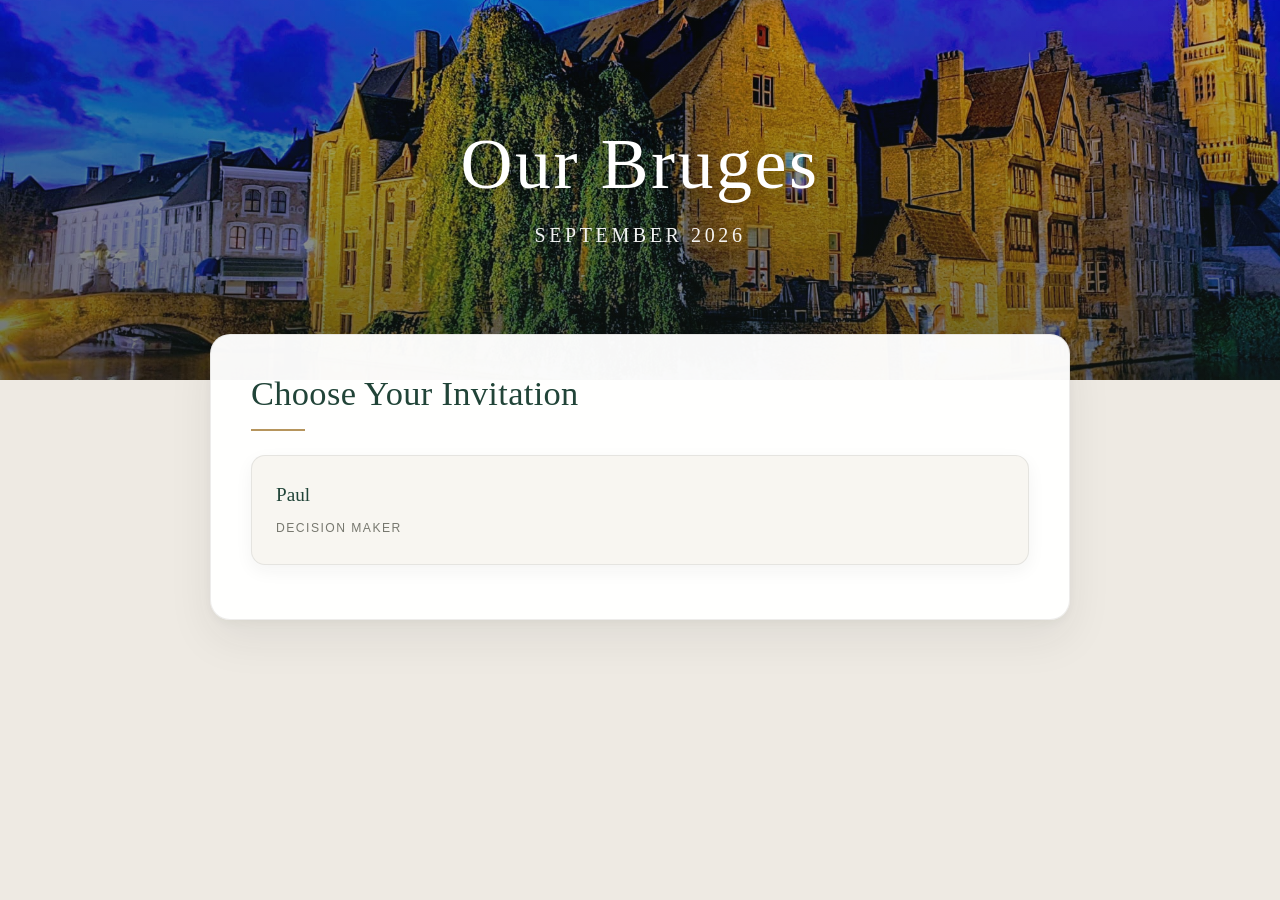
<file: index.html>
<!DOCTYPE html><html><head><meta charset='UTF-8'><meta name='viewport' content='width=device-width,initial-scale=1'><title>Our Bruges</title><link rel='stylesheet' href='assets/style.css'></head><body><header class='hero'><div><h1>Our Bruges</h1><p>September 2026</p></div></header><main><section class='card'><h2>Choose Your Invitation</h2><a class='button' href='paul.html'><strong>Paul</strong><br><small>Decision Maker</small></a></section></main></body></html>
</file>
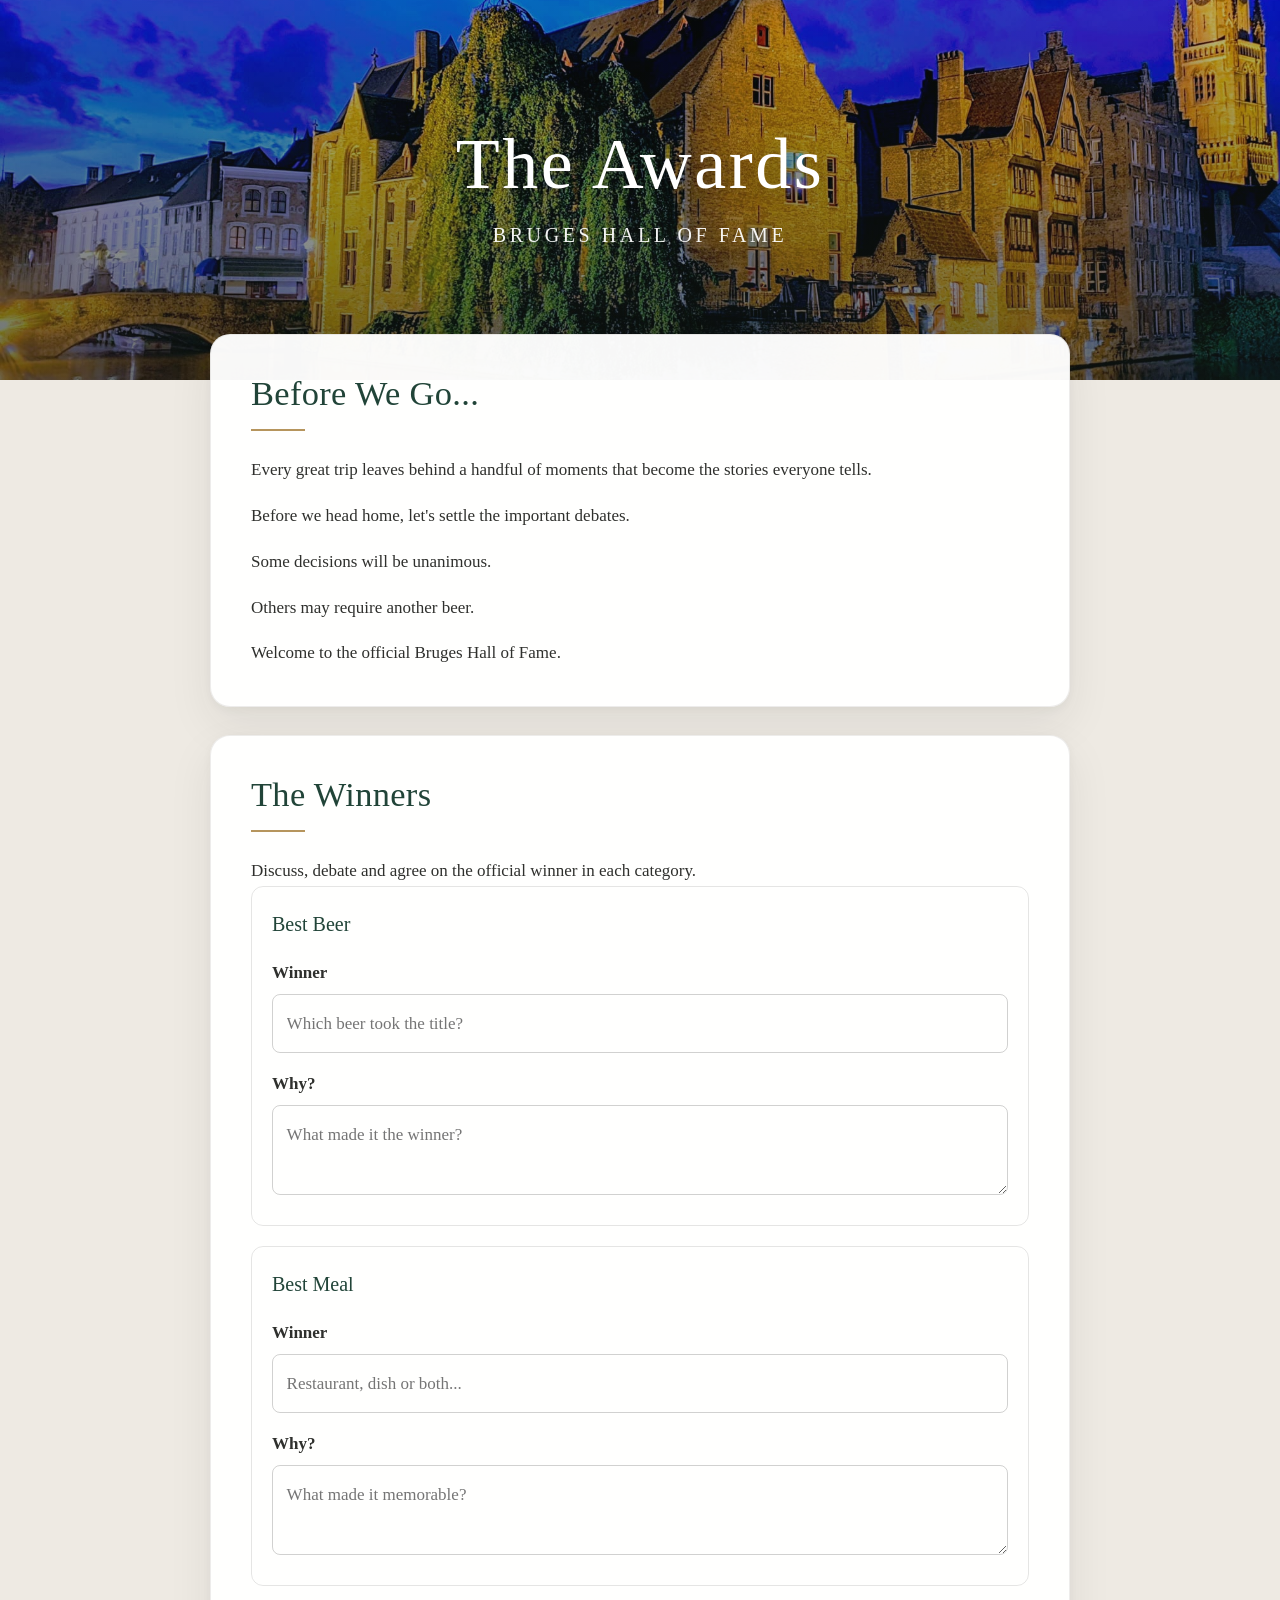
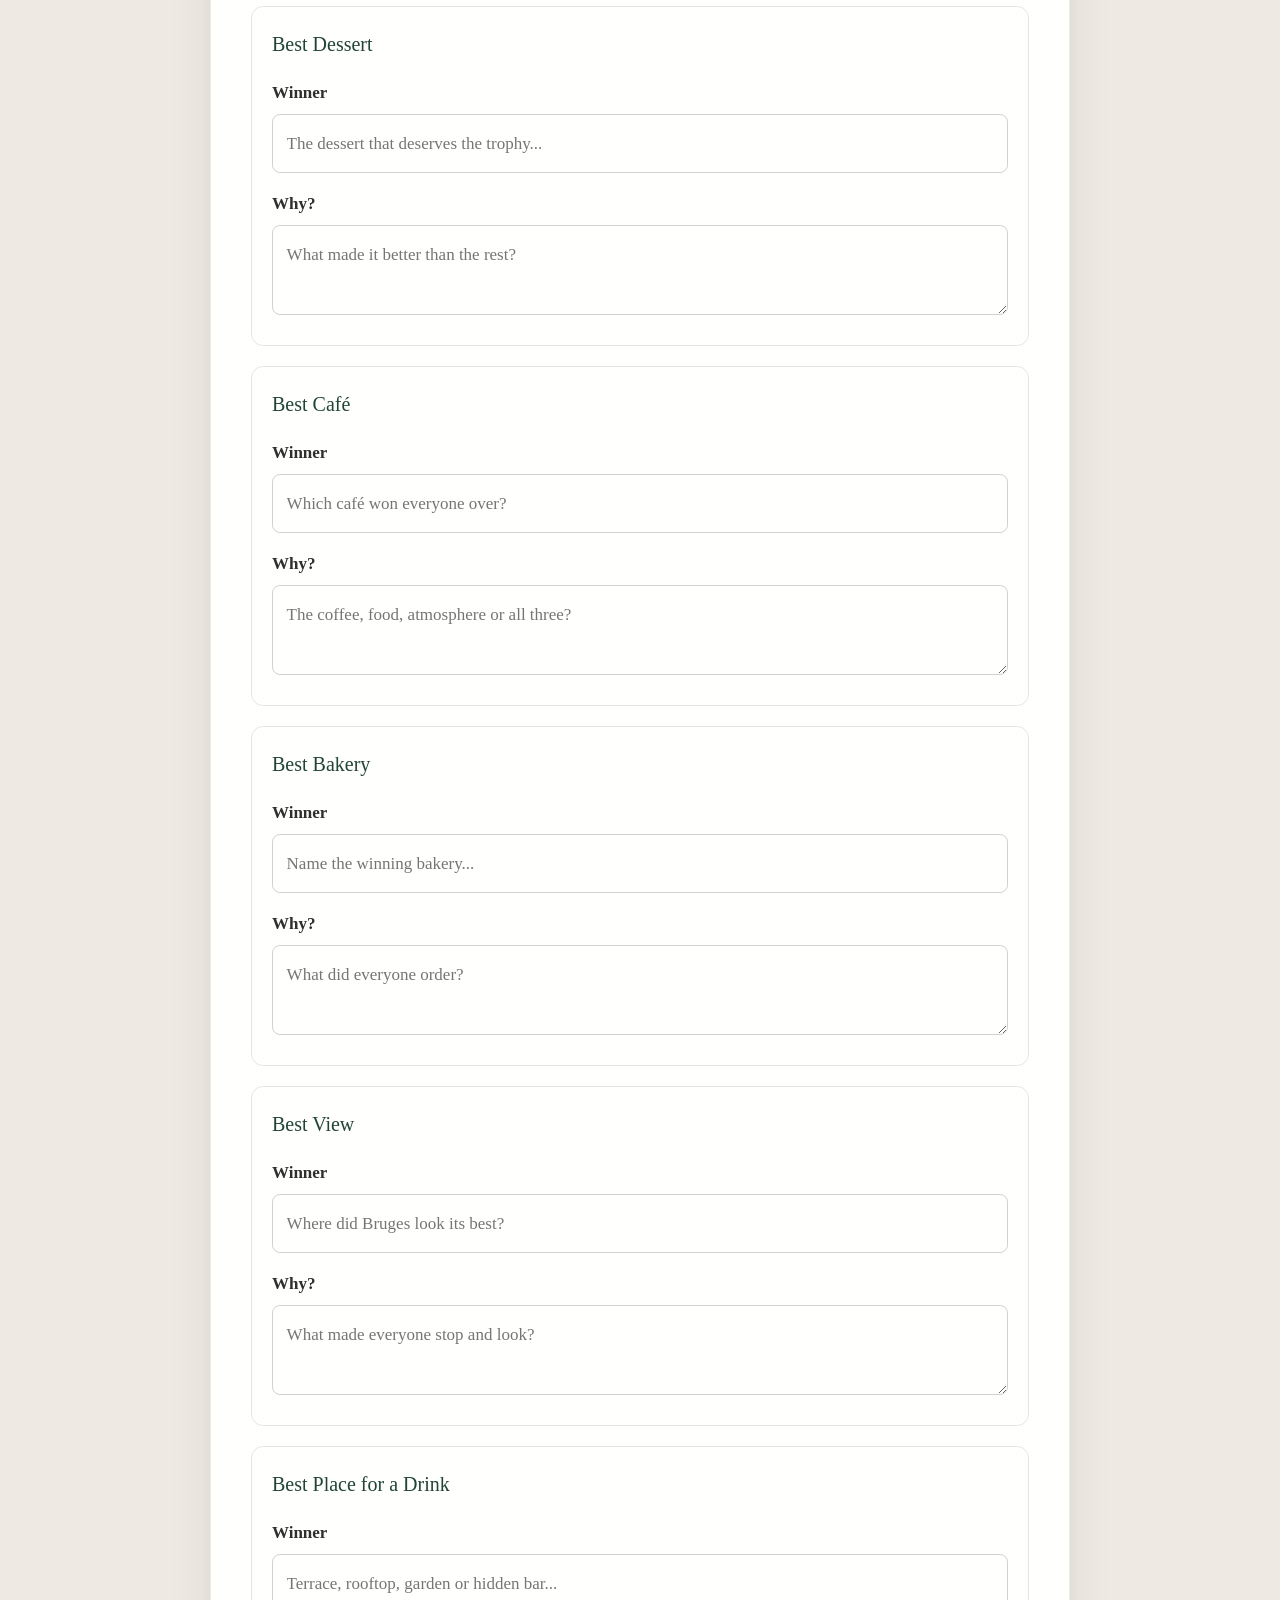
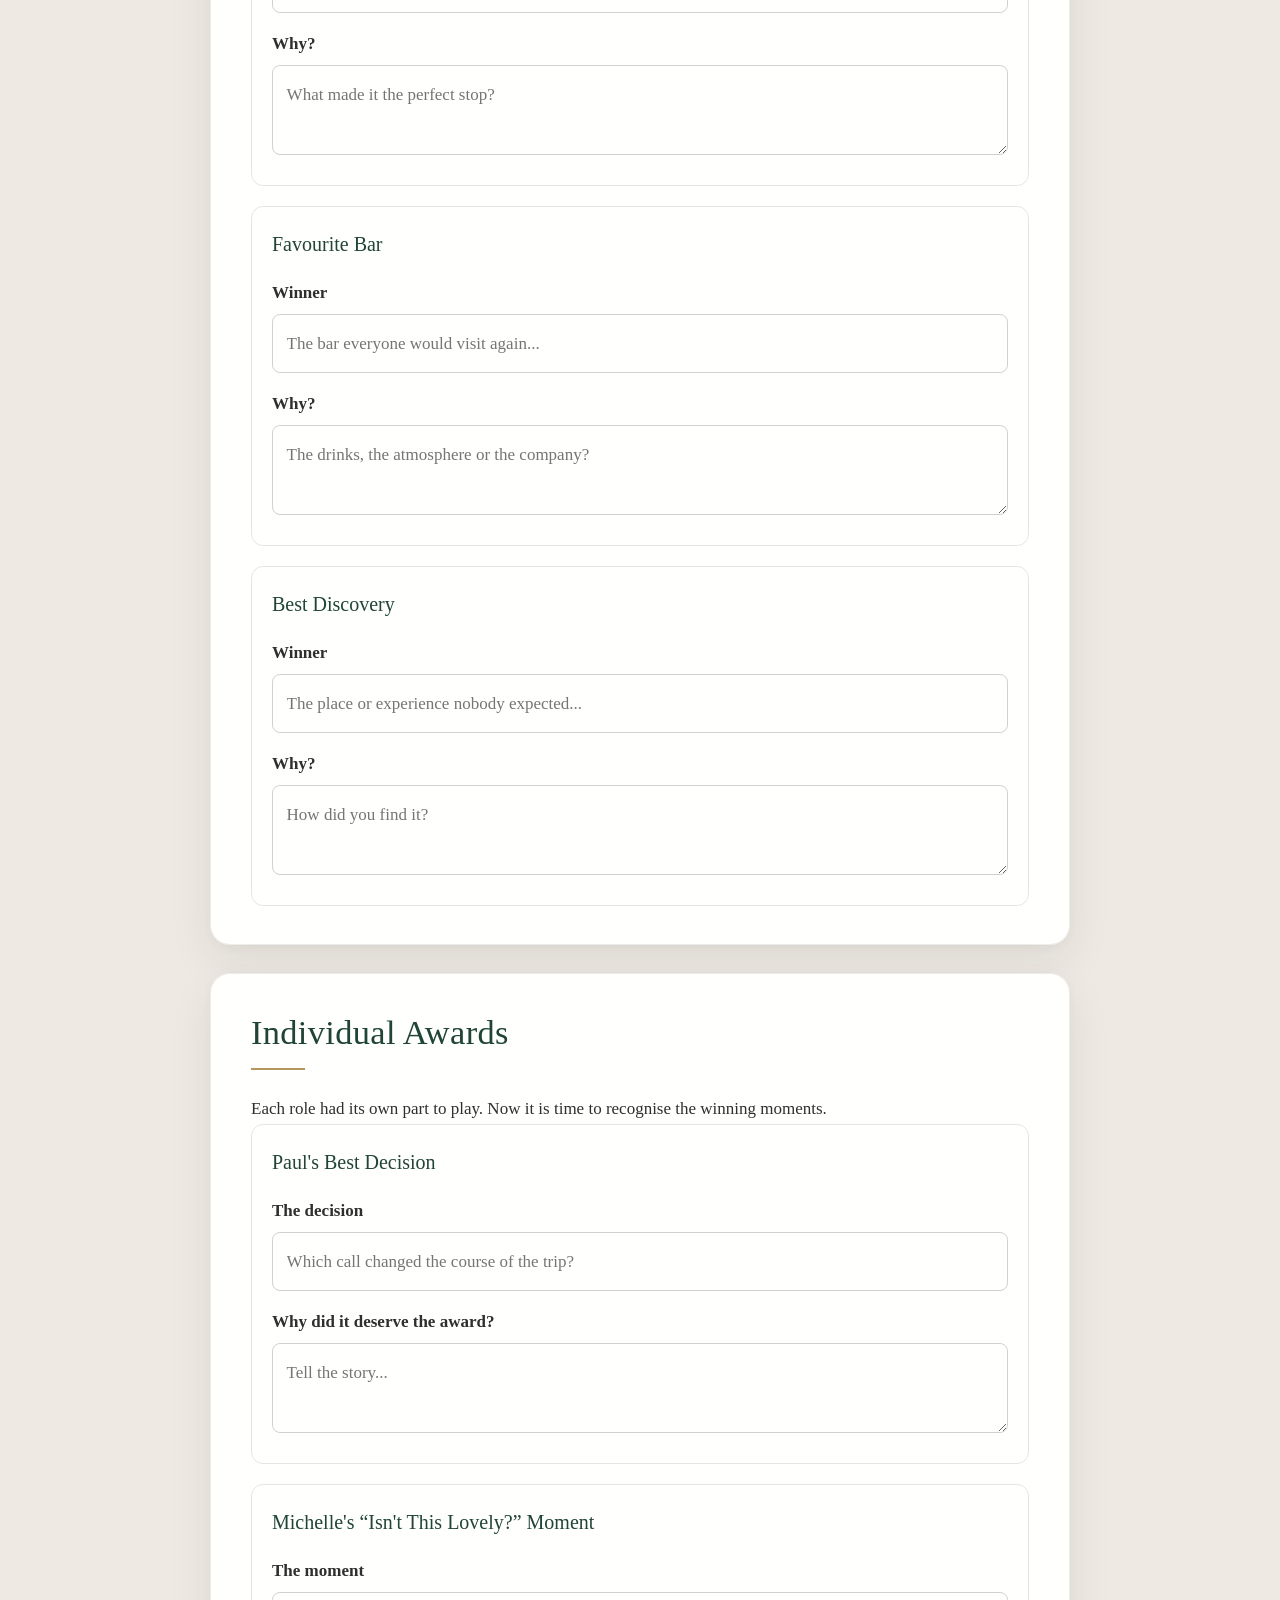
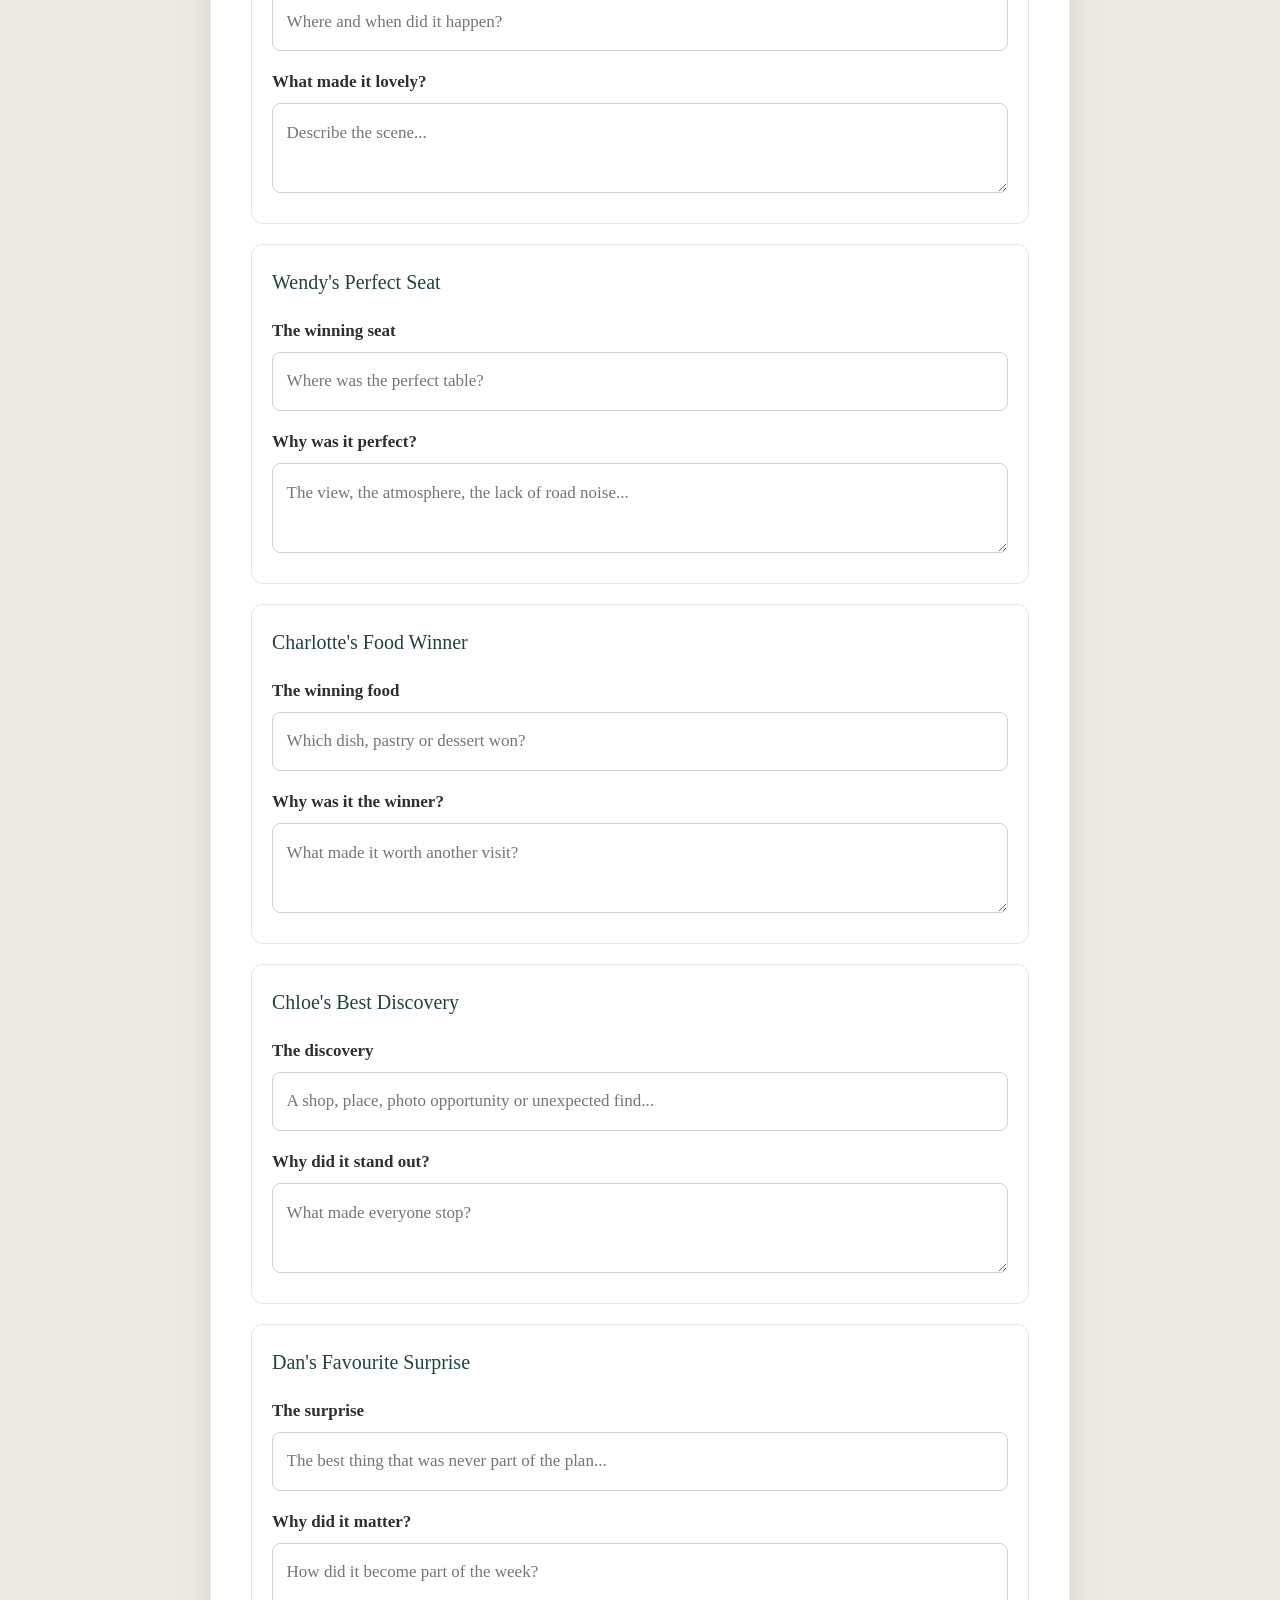
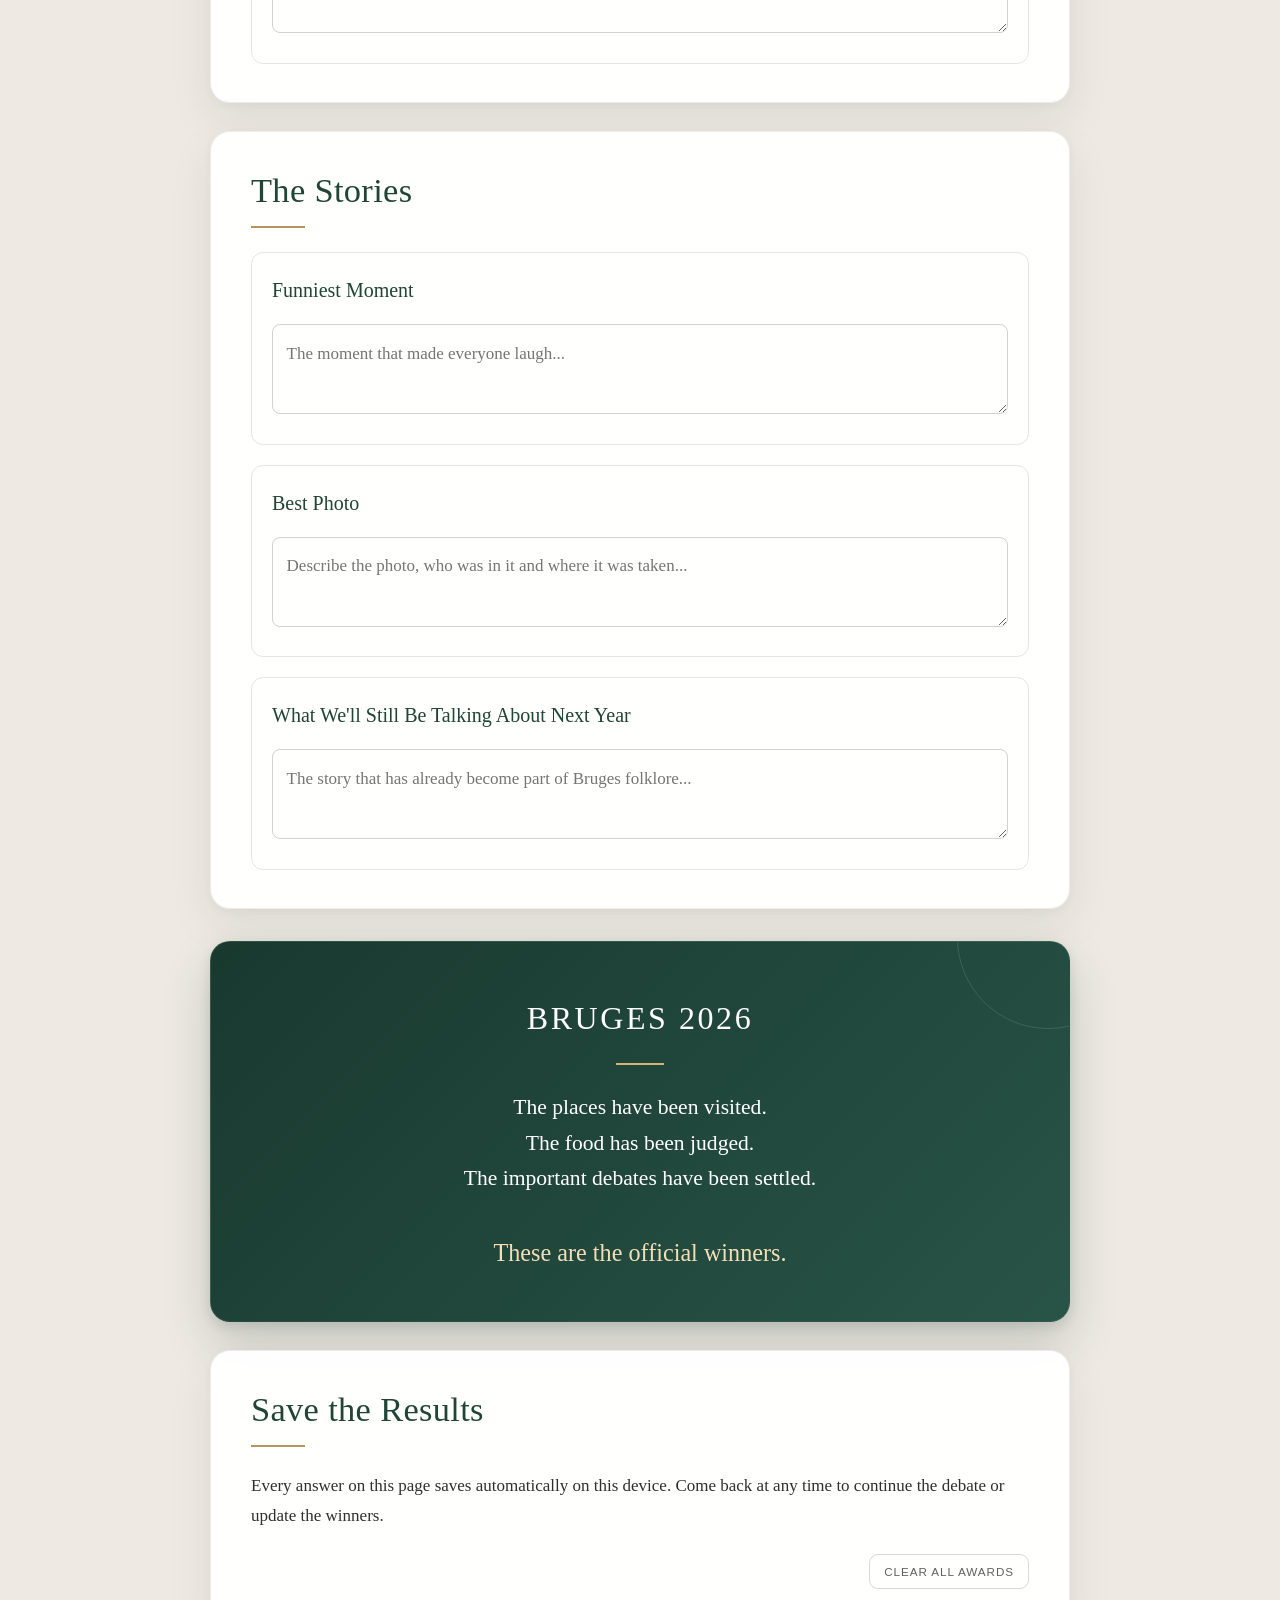
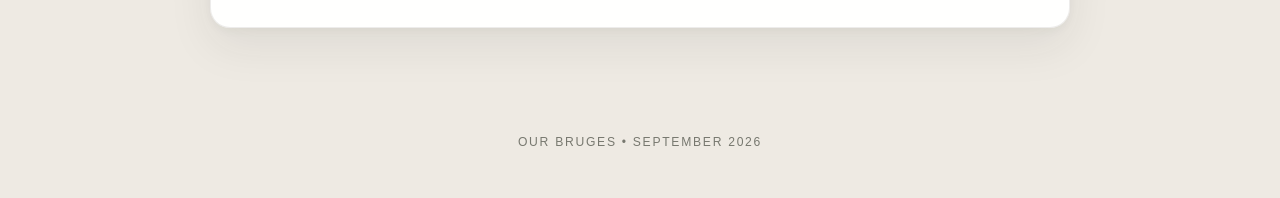
<file: awards.html>
<!DOCTYPE html>
<html lang="en">
<head>
    <meta charset="UTF-8">
    <meta name="viewport" content="width=device-width, initial-scale=1">
    <title>The Awards | Our Bruges</title>
    <link rel="stylesheet" href="assets/style.css">

    <style>
        .award-card {
            margin-top: 1.25rem;
            padding: 1.25rem;
            border: 1px solid rgba(0, 0, 0, 0.1);
            border-radius: 12px;
        }

        .award-card:first-of-type {
            margin-top: 0;
        }

        .award-card h3 {
            margin-top: 0;
            margin-bottom: 1rem;
        }

        .award-field {
            margin-top: 1rem;
        }

        .award-field label {
            display: block;
            margin-bottom: 0.4rem;
            font-weight: 600;
        }

        .award-input {
            box-sizing: border-box;
            width: 100%;
            padding: 0.85rem;
            border: 1px solid rgba(0, 0, 0, 0.18);
            border-radius: 8px;
            background: transparent;
            color: inherit;
            font: inherit;
        }

        textarea.award-input {
            min-height: 90px;
            resize: vertical;
        }

        .awards-actions {
            display: flex;
            align-items: center;
            justify-content: space-between;
            gap: 1rem;
            margin-top: 1.5rem;
        }

        .awards-status {
            min-height: 1.5em;
            font-size: 0.9rem;
        }

        @media (max-width: 600px) {
            .awards-actions {
                align-items: flex-start;
                flex-direction: column;
            }
        }
    </style>
</head>

<body>

<header class="hero">
    <div>
        <h1>The Awards</h1>
        <p>Bruges Hall of Fame</p>
    </div>
</header>

<main>

    <section class="card">
        <h2>Before We Go...</h2>

        <p>Every great trip leaves behind a handful of moments that become the stories everyone tells.</p>

        <p>Before we head home, let's settle the important debates.</p>

        <p>Some decisions will be unanimous.</p>

        <p>Others may require another beer.</p>

        <p>Welcome to the official Bruges Hall of Fame.</p>
    </section>

    <section class="card">
        <h2>The Winners</h2>

        <p>Discuss, debate and agree on the official winner in each category.</p>

        <div class="award-card">
            <h3>Best Beer</h3>

            <div class="award-field">
                <label for="best-beer-winner">Winner</label>
                <input
                    id="best-beer-winner"
                    class="award-input"
                    type="text"
                    placeholder="Which beer took the title?"
                >
            </div>

            <div class="award-field">
                <label for="best-beer-why">Why?</label>
                <textarea
                    id="best-beer-why"
                    class="award-input"
                    placeholder="What made it the winner?"
                ></textarea>
            </div>
        </div>

        <div class="award-card">
            <h3>Best Meal</h3>

            <div class="award-field">
                <label for="best-meal-winner">Winner</label>
                <input
                    id="best-meal-winner"
                    class="award-input"
                    type="text"
                    placeholder="Restaurant, dish or both..."
                >
            </div>

            <div class="award-field">
                <label for="best-meal-why">Why?</label>
                <textarea
                    id="best-meal-why"
                    class="award-input"
                    placeholder="What made it memorable?"
                ></textarea>
            </div>
        </div>

        <div class="award-card">
            <h3>Best Dessert</h3>

            <div class="award-field">
                <label for="best-dessert-winner">Winner</label>
                <input
                    id="best-dessert-winner"
                    class="award-input"
                    type="text"
                    placeholder="The dessert that deserves the trophy..."
                >
            </div>

            <div class="award-field">
                <label for="best-dessert-why">Why?</label>
                <textarea
                    id="best-dessert-why"
                    class="award-input"
                    placeholder="What made it better than the rest?"
                ></textarea>
            </div>
        </div>

        <div class="award-card">
            <h3>Best Café</h3>

            <div class="award-field">
                <label for="best-cafe-winner">Winner</label>
                <input
                    id="best-cafe-winner"
                    class="award-input"
                    type="text"
                    placeholder="Which café won everyone over?"
                >
            </div>

            <div class="award-field">
                <label for="best-cafe-why">Why?</label>
                <textarea
                    id="best-cafe-why"
                    class="award-input"
                    placeholder="The coffee, food, atmosphere or all three?"
                ></textarea>
            </div>
        </div>

        <div class="award-card">
            <h3>Best Bakery</h3>

            <div class="award-field">
                <label for="best-bakery-winner">Winner</label>
                <input
                    id="best-bakery-winner"
                    class="award-input"
                    type="text"
                    placeholder="Name the winning bakery..."
                >
            </div>

            <div class="award-field">
                <label for="best-bakery-why">Why?</label>
                <textarea
                    id="best-bakery-why"
                    class="award-input"
                    placeholder="What did everyone order?"
                ></textarea>
            </div>
        </div>

        <div class="award-card">
            <h3>Best View</h3>

            <div class="award-field">
                <label for="best-view-winner">Winner</label>
                <input
                    id="best-view-winner"
                    class="award-input"
                    type="text"
                    placeholder="Where did Bruges look its best?"
                >
            </div>

            <div class="award-field">
                <label for="best-view-why">Why?</label>
                <textarea
                    id="best-view-why"
                    class="award-input"
                    placeholder="What made everyone stop and look?"
                ></textarea>
            </div>
        </div>

        <div class="award-card">
            <h3>Best Place for a Drink</h3>

            <div class="award-field">
                <label for="best-drink-place-winner">Winner</label>
                <input
                    id="best-drink-place-winner"
                    class="award-input"
                    type="text"
                    placeholder="Terrace, rooftop, garden or hidden bar..."
                >
            </div>

            <div class="award-field">
                <label for="best-drink-place-why">Why?</label>
                <textarea
                    id="best-drink-place-why"
                    class="award-input"
                    placeholder="What made it the perfect stop?"
                ></textarea>
            </div>
        </div>

        <div class="award-card">
            <h3>Favourite Bar</h3>

            <div class="award-field">
                <label for="favourite-bar-winner">Winner</label>
                <input
                    id="favourite-bar-winner"
                    class="award-input"
                    type="text"
                    placeholder="The bar everyone would visit again..."
                >
            </div>

            <div class="award-field">
                <label for="favourite-bar-why">Why?</label>
                <textarea
                    id="favourite-bar-why"
                    class="award-input"
                    placeholder="The drinks, the atmosphere or the company?"
                ></textarea>
            </div>
        </div>

        <div class="award-card">
            <h3>Best Discovery</h3>

            <div class="award-field">
                <label for="best-discovery-winner">Winner</label>
                <input
                    id="best-discovery-winner"
                    class="award-input"
                    type="text"
                    placeholder="The place or experience nobody expected..."
                >
            </div>

            <div class="award-field">
                <label for="best-discovery-why">Why?</label>
                <textarea
                    id="best-discovery-why"
                    class="award-input"
                    placeholder="How did you find it?"
                ></textarea>
            </div>
        </div>
    </section>

    <section class="card">
        <h2>Individual Awards</h2>

        <p>Each role had its own part to play. Now it is time to recognise the winning moments.</p>

        <div class="award-card">
            <h3>Paul's Best Decision</h3>

            <div class="award-field">
                <label for="paul-award-winner">The decision</label>
                <input
                    id="paul-award-winner"
                    class="award-input"
                    type="text"
                    placeholder="Which call changed the course of the trip?"
                >
            </div>

            <div class="award-field">
                <label for="paul-award-why">Why did it deserve the award?</label>
                <textarea
                    id="paul-award-why"
                    class="award-input"
                    placeholder="Tell the story..."
                ></textarea>
            </div>
        </div>

        <div class="award-card">
            <h3>Michelle's “Isn't This Lovely?” Moment</h3>

            <div class="award-field">
                <label for="michelle-award-winner">The moment</label>
                <input
                    id="michelle-award-winner"
                    class="award-input"
                    type="text"
                    placeholder="Where and when did it happen?"
                >
            </div>

            <div class="award-field">
                <label for="michelle-award-why">What made it lovely?</label>
                <textarea
                    id="michelle-award-why"
                    class="award-input"
                    placeholder="Describe the scene..."
                ></textarea>
            </div>
        </div>

        <div class="award-card">
            <h3>Wendy's Perfect Seat</h3>

            <div class="award-field">
                <label for="wendy-award-winner">The winning seat</label>
                <input
                    id="wendy-award-winner"
                    class="award-input"
                    type="text"
                    placeholder="Where was the perfect table?"
                >
            </div>

            <div class="award-field">
                <label for="wendy-award-why">Why was it perfect?</label>
                <textarea
                    id="wendy-award-why"
                    class="award-input"
                    placeholder="The view, the atmosphere, the lack of road noise..."
                ></textarea>
            </div>
        </div>

        <div class="award-card">
            <h3>Charlotte's Food Winner</h3>

            <div class="award-field">
                <label for="charlotte-award-winner">The winning food</label>
                <input
                    id="charlotte-award-winner"
                    class="award-input"
                    type="text"
                    placeholder="Which dish, pastry or dessert won?"
                >
            </div>

            <div class="award-field">
                <label for="charlotte-award-why">Why was it the winner?</label>
                <textarea
                    id="charlotte-award-why"
                    class="award-input"
                    placeholder="What made it worth another visit?"
                ></textarea>
            </div>
        </div>

        <div class="award-card">
            <h3>Chloe's Best Discovery</h3>

            <div class="award-field">
                <label for="chloe-award-winner">The discovery</label>
                <input
                    id="chloe-award-winner"
                    class="award-input"
                    type="text"
                    placeholder="A shop, place, photo opportunity or unexpected find..."
                >
            </div>

            <div class="award-field">
                <label for="chloe-award-why">Why did it stand out?</label>
                <textarea
                    id="chloe-award-why"
                    class="award-input"
                    placeholder="What made everyone stop?"
                ></textarea>
            </div>
        </div>

        <div class="award-card">
            <h3>Dan's Favourite Surprise</h3>

            <div class="award-field">
                <label for="dan-award-winner">The surprise</label>
                <input
                    id="dan-award-winner"
                    class="award-input"
                    type="text"
                    placeholder="The best thing that was never part of the plan..."
                >
            </div>

            <div class="award-field">
                <label for="dan-award-why">Why did it matter?</label>
                <textarea
                    id="dan-award-why"
                    class="award-input"
                    placeholder="How did it become part of the week?"
                ></textarea>
            </div>
        </div>
    </section>

    <section class="card">
        <h2>The Stories</h2>

        <div class="award-card">
            <h3>Funniest Moment</h3>

            <div class="award-field">
                <label class="visually-hidden" for="funniest-moment">
                    Describe the funniest moment
                </label>

                <textarea
                    id="funniest-moment"
                    class="award-input"
                    placeholder="The moment that made everyone laugh..."
                ></textarea>
            </div>
        </div>

        <div class="award-card">
            <h3>Best Photo</h3>

            <div class="award-field">
                <label class="visually-hidden" for="best-photo">
                    Describe the best photo
                </label>

                <textarea
                    id="best-photo"
                    class="award-input"
                    placeholder="Describe the photo, who was in it and where it was taken..."
                ></textarea>
            </div>
        </div>

        <div class="award-card">
            <h3>What We'll Still Be Talking About Next Year</h3>

            <div class="award-field">
                <label class="visually-hidden" for="next-year-story">
                    What will everyone still be talking about next year?
                </label>

                <textarea
                    id="next-year-story"
                    class="award-input"
                    placeholder="The story that has already become part of Bruges folklore..."
                ></textarea>
            </div>
        </div>
    </section>

    <section class="highlight">
        <h2>Bruges 2026</h2>

        <p>
            The places have been visited.
            <br>
            The food has been judged.
            <br>
            The important debates have been settled.
            <br><br>
            <strong>These are the official winners.</strong>
        </p>
    </section>

    <section class="card">
        <h2>Save the Results</h2>

        <p>
            Every answer on this page saves automatically on this device.
            Come back at any time to continue the debate or update the winners.
        </p>

        <div class="awards-actions">
            <span
                id="awards-status"
                class="awards-status"
                aria-live="polite"
            ></span>

            <button
                id="clear-awards"
                class="clear-notes"
                type="button"
            >
                Clear all awards
            </button>
        </div>
    </section>

</main>

<footer>Our Bruges • September 2026</footer>

<script>
    const storageKey = "our-bruges-awards";
    const statusMessage = document.getElementById("awards-status");
    const clearButton = document.getElementById("clear-awards");

    const awardFields = Array.from(
        document.querySelectorAll(".award-input")
    );

    let saveStatusTimer;

    function loadAwards() {
        const savedAwards = localStorage.getItem(storageKey);

        if (!savedAwards) {
            return;
        }

        try {
            const awardData = JSON.parse(savedAwards);

            awardFields.forEach(function (field) {
                if (Object.prototype.hasOwnProperty.call(awardData, field.id)) {
                    field.value = awardData[field.id];
                }
            });
        } catch (error) {
            console.error("Unable to load saved awards.", error);
        }
    }

    function saveAwards() {
        const awardData = {};

        awardFields.forEach(function (field) {
            awardData[field.id] = field.value;
        });

        localStorage.setItem(storageKey, JSON.stringify(awardData));

        statusMessage.textContent = "Saved";

        clearTimeout(saveStatusTimer);

        saveStatusTimer = setTimeout(function () {
            statusMessage.textContent = "";
        }, 1500);
    }

    awardFields.forEach(function (field) {
        field.addEventListener("input", saveAwards);
    });

    clearButton.addEventListener("click", function () {
        const confirmed = window.confirm(
            "Clear every saved result from The Awards?"
        );

        if (!confirmed) {
            return;
        }

        awardFields.forEach(function (field) {
            field.value = "";
        });

        localStorage.removeItem(storageKey);

        statusMessage.textContent = "Awards cleared";

        if (awardFields.length > 0) {
            awardFields[0].focus();
        }

        clearTimeout(saveStatusTimer);

        saveStatusTimer = setTimeout(function () {
            statusMessage.textContent = "";
        }, 1500);
    });

    loadAwards();
</script>

</body>
</html>
</file>
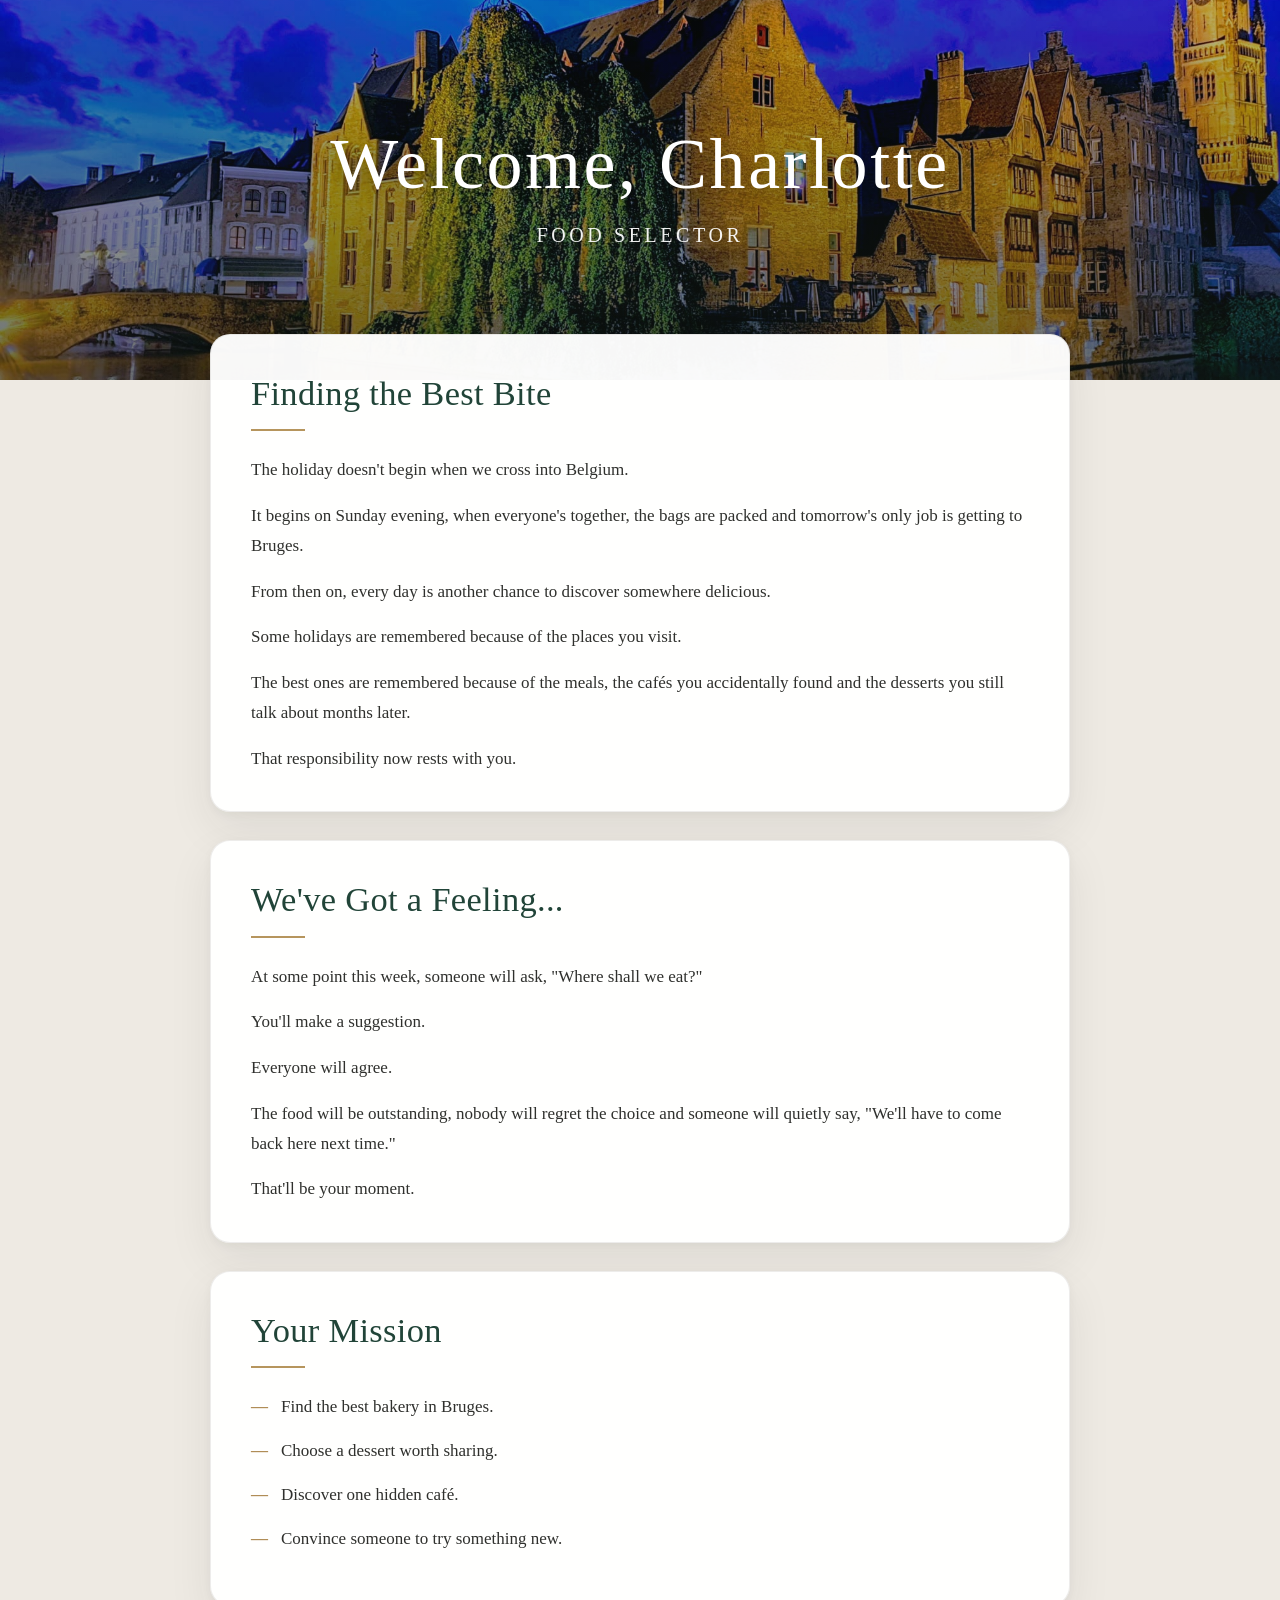
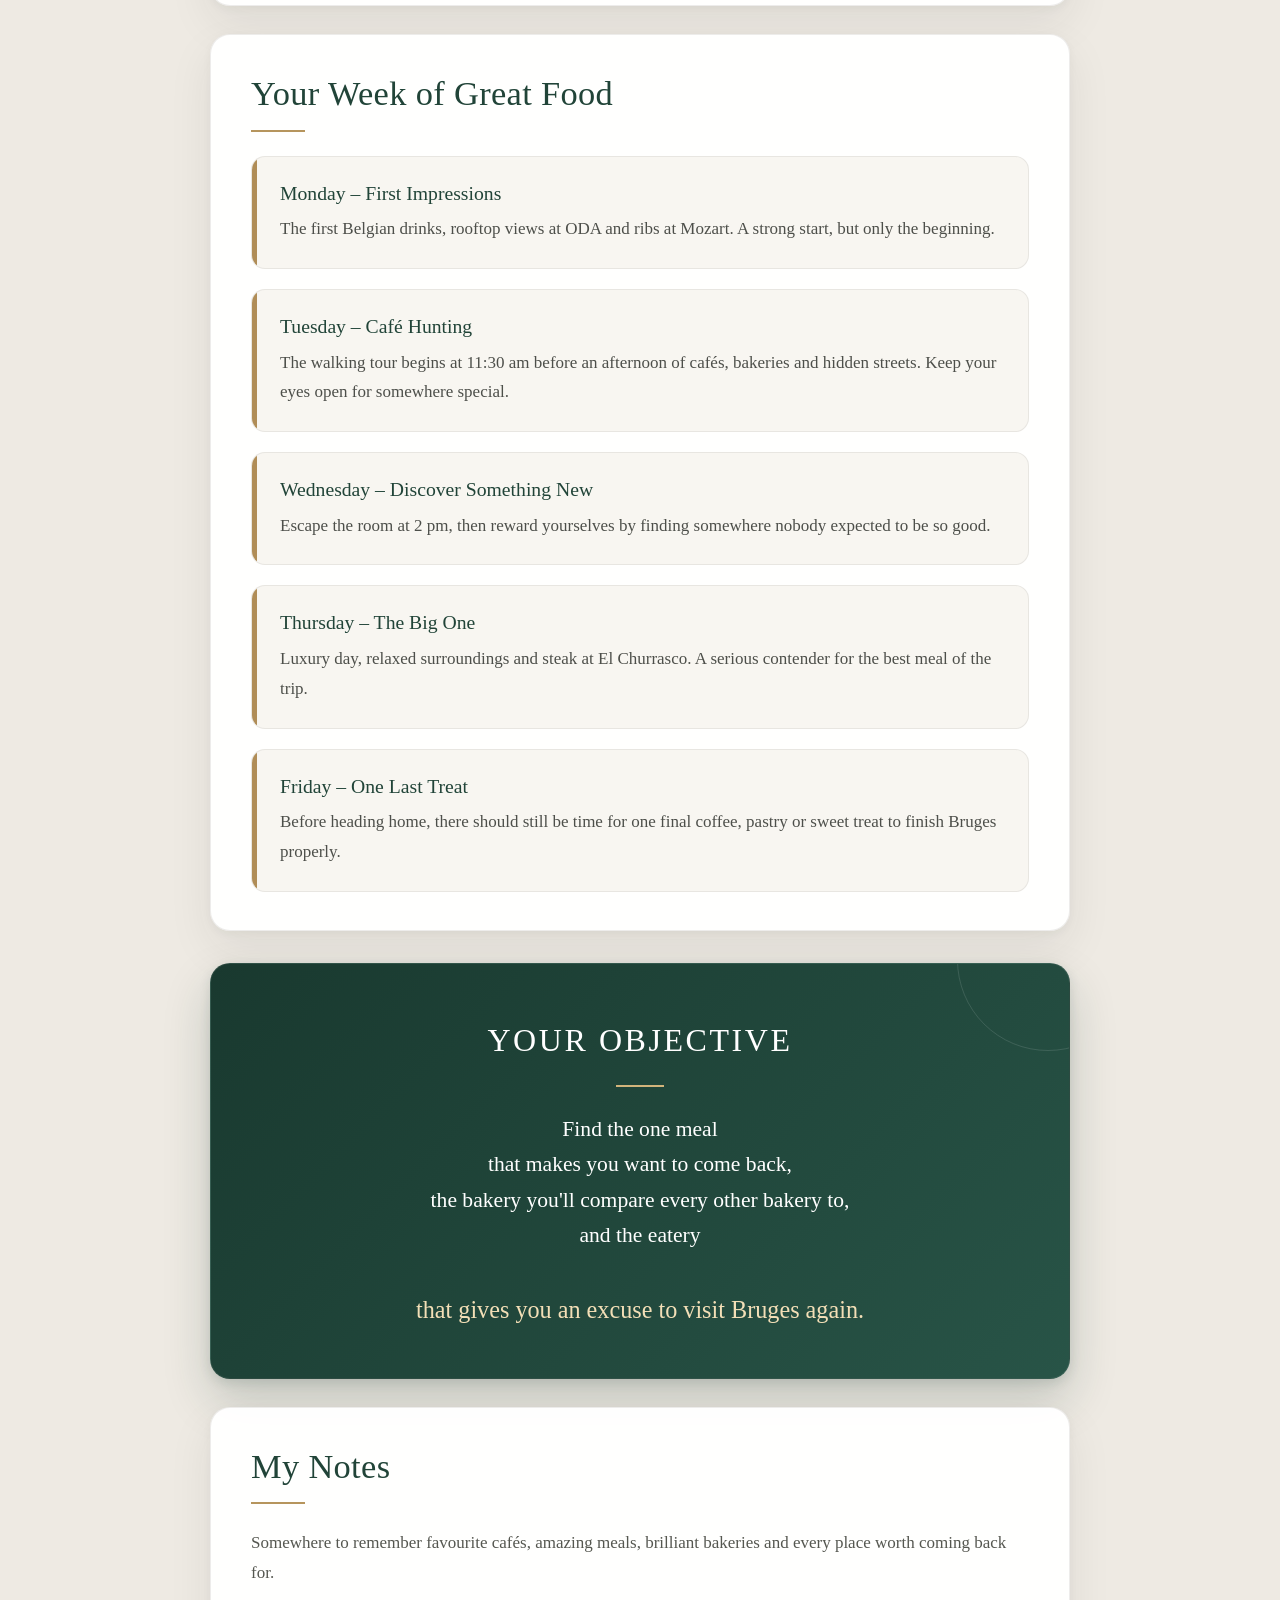
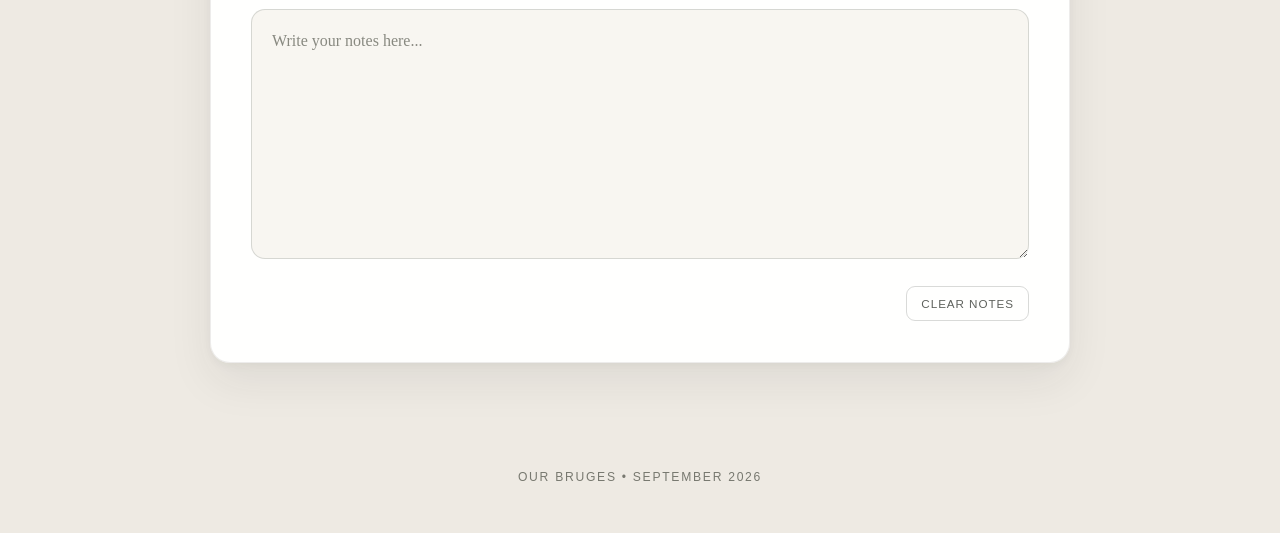
<file: charlotte.html>
<!DOCTYPE html>
<html lang="en">
<head>
    <meta charset="UTF-8">
    <meta name="viewport" content="width=device-width, initial-scale=1">
    <title>Charlotte | Our Bruges</title>
    <link rel="stylesheet" href="assets/style.css">
</head>

<body>

<header class="hero">
    <div>
        <h1>Welcome, Charlotte</h1>
        <p>Food Selector</p>
    </div>
</header>

<main>

    <section class="card">
        <h2>Finding the Best Bite</h2>

        <p>The holiday doesn't begin when we cross into Belgium.</p>

        <p>It begins on Sunday evening, when everyone's together, the bags are packed and tomorrow's only job is getting to Bruges.</p>

        <p>From then on, every day is another chance to discover somewhere delicious.</p>

        <p>Some holidays are remembered because of the places you visit.</p>

        <p>The best ones are remembered because of the meals, the cafés you accidentally found and the desserts you still talk about months later.</p>

        <p>That responsibility now rests with you.</p>
    </section>

    <section class="card">
        <h2>We've Got a Feeling...</h2>

        <p>At some point this week, someone will ask, "Where shall we eat?"</p>

        <p>You'll make a suggestion.</p>

        <p>Everyone will agree.</p>

        <p>The food will be outstanding, nobody will regret the choice and someone will quietly say, "We'll have to come back here next time."</p>

        <p>That'll be your moment.</p>
    </section>

    <section class="card">
        <h2>Your Mission</h2>

        <ul>
            <li>Find the best bakery in Bruges.</li>
            <li>Choose a dessert worth sharing.</li>
            <li>Discover one hidden café.</li>
            <li>Convince someone to try something new.</li>
        </ul>
    </section>

    <section class="card">
        <h2>Your Week of Great Food</h2>

        <div class="day-card">
            <h3>Monday – First Impressions</h3>
            <p>The first Belgian drinks, rooftop views at ODA and ribs at Mozart. A strong start, but only the beginning.</p>
        </div>

        <div class="day-card">
            <h3>Tuesday – Café Hunting</h3>
            <p>The walking tour begins at 11:30 am before an afternoon of cafés, bakeries and hidden streets. Keep your eyes open for somewhere special.</p>
        </div>

        <div class="day-card">
            <h3>Wednesday – Discover Something New</h3>
            <p>Escape the room at 2 pm, then reward yourselves by finding somewhere nobody expected to be so good.</p>
        </div>

        <div class="day-card">
            <h3>Thursday – The Big One</h3>
            <p>Luxury day, relaxed surroundings and steak at El Churrasco. A serious contender for the best meal of the trip.</p>
        </div>

        <div class="day-card">
            <h3>Friday – One Last Treat</h3>
            <p>Before heading home, there should still be time for one final coffee, pastry or sweet treat to finish Bruges properly.</p>
        </div>
    </section>

    <section class="highlight">
        <h2>Your Objective</h2>

        <p>
            Find the one meal
            <br>
            that makes you want to come back,
            <br>
            the bakery you'll compare every other bakery to,
            <br>
            and the eatery
            <br><br>
            <strong>that gives you an excuse to visit Bruges again.</strong>
        </p>
    </section>

    <section class="card notes-card">
        <h2>My Notes</h2>

        <p class="notes-intro">
            Somewhere to remember favourite cafés, amazing meals, brilliant bakeries and every place worth coming back for.
        </p>

        <label class="visually-hidden" for="personal-notes">
            Charlotte's Bruges notes
        </label>

        <textarea
            id="personal-notes"
            class="notes-box"
            rows="8"
            placeholder="Write your notes here..."
        ></textarea>

        <div class="notes-actions">
            <span
                id="notes-status"
                class="notes-status"
                aria-live="polite"
            ></span>

            <button
                id="clear-notes"
                class="clear-notes"
                type="button"
            >
                Clear notes
            </button>
        </div>
    </section>

</main>

<footer>Our Bruges • September 2026</footer>

<script>
    const notesBox = document.getElementById("personal-notes");
    const clearButton = document.getElementById("clear-notes");
    const notesStatus = document.getElementById("notes-status");

    const storageKey = "our-bruges-charlotte-notes";

    notesBox.value = localStorage.getItem(storageKey) || "";

    let saveStatusTimer;

    notesBox.addEventListener("input", function () {
        localStorage.setItem(storageKey, notesBox.value);

        notesStatus.textContent = "Saved";

        clearTimeout(saveStatusTimer);

        saveStatusTimer = setTimeout(function () {
            notesStatus.textContent = "";
        }, 1500);
    });

    clearButton.addEventListener("click", function () {
        const confirmed = window.confirm("Clear all of your saved notes?");

        if (!confirmed) {
            return;
        }

        notesBox.value = "";
        localStorage.removeItem(storageKey);

        notesStatus.textContent = "Notes cleared";
        notesBox.focus();

        clearTimeout(saveStatusTimer);

        saveStatusTimer = setTimeout(function () {
            notesStatus.textContent = "";
        }, 1500);
    });
</script>

</body>
</html>
</file>
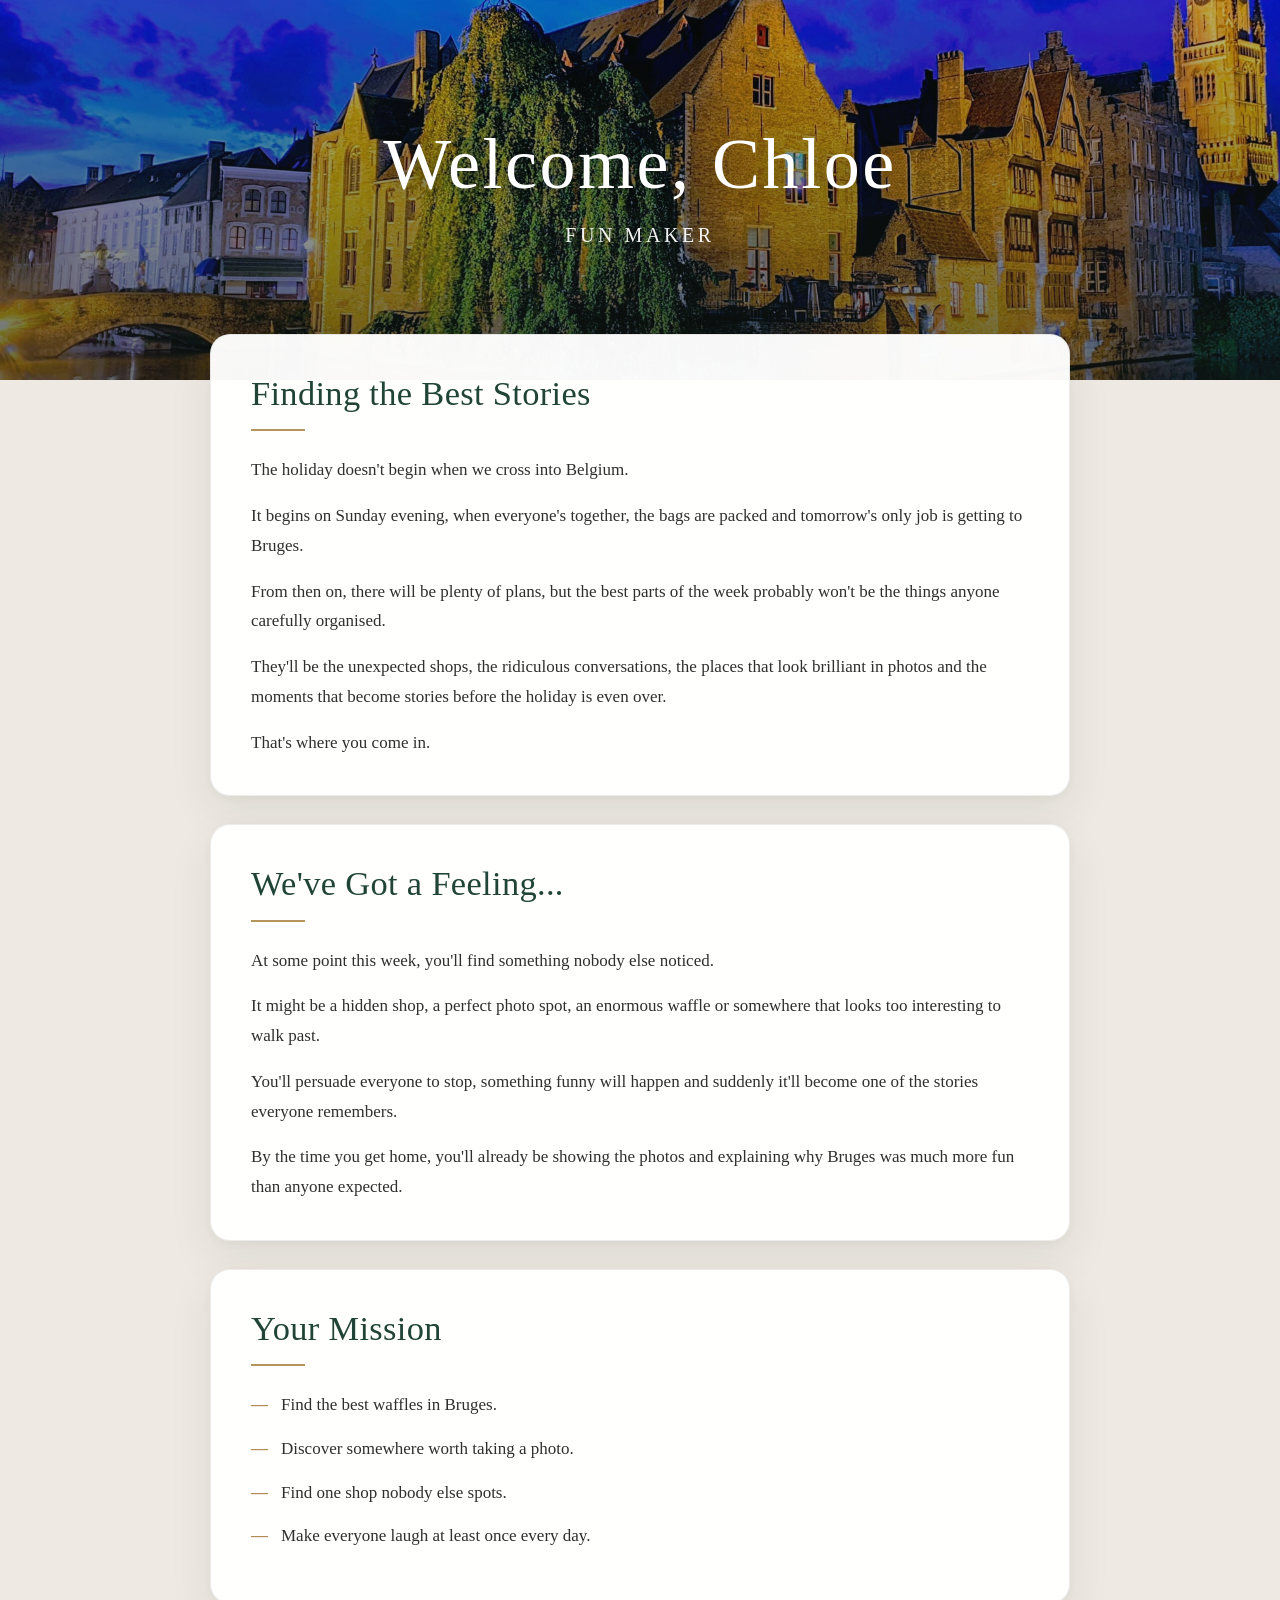
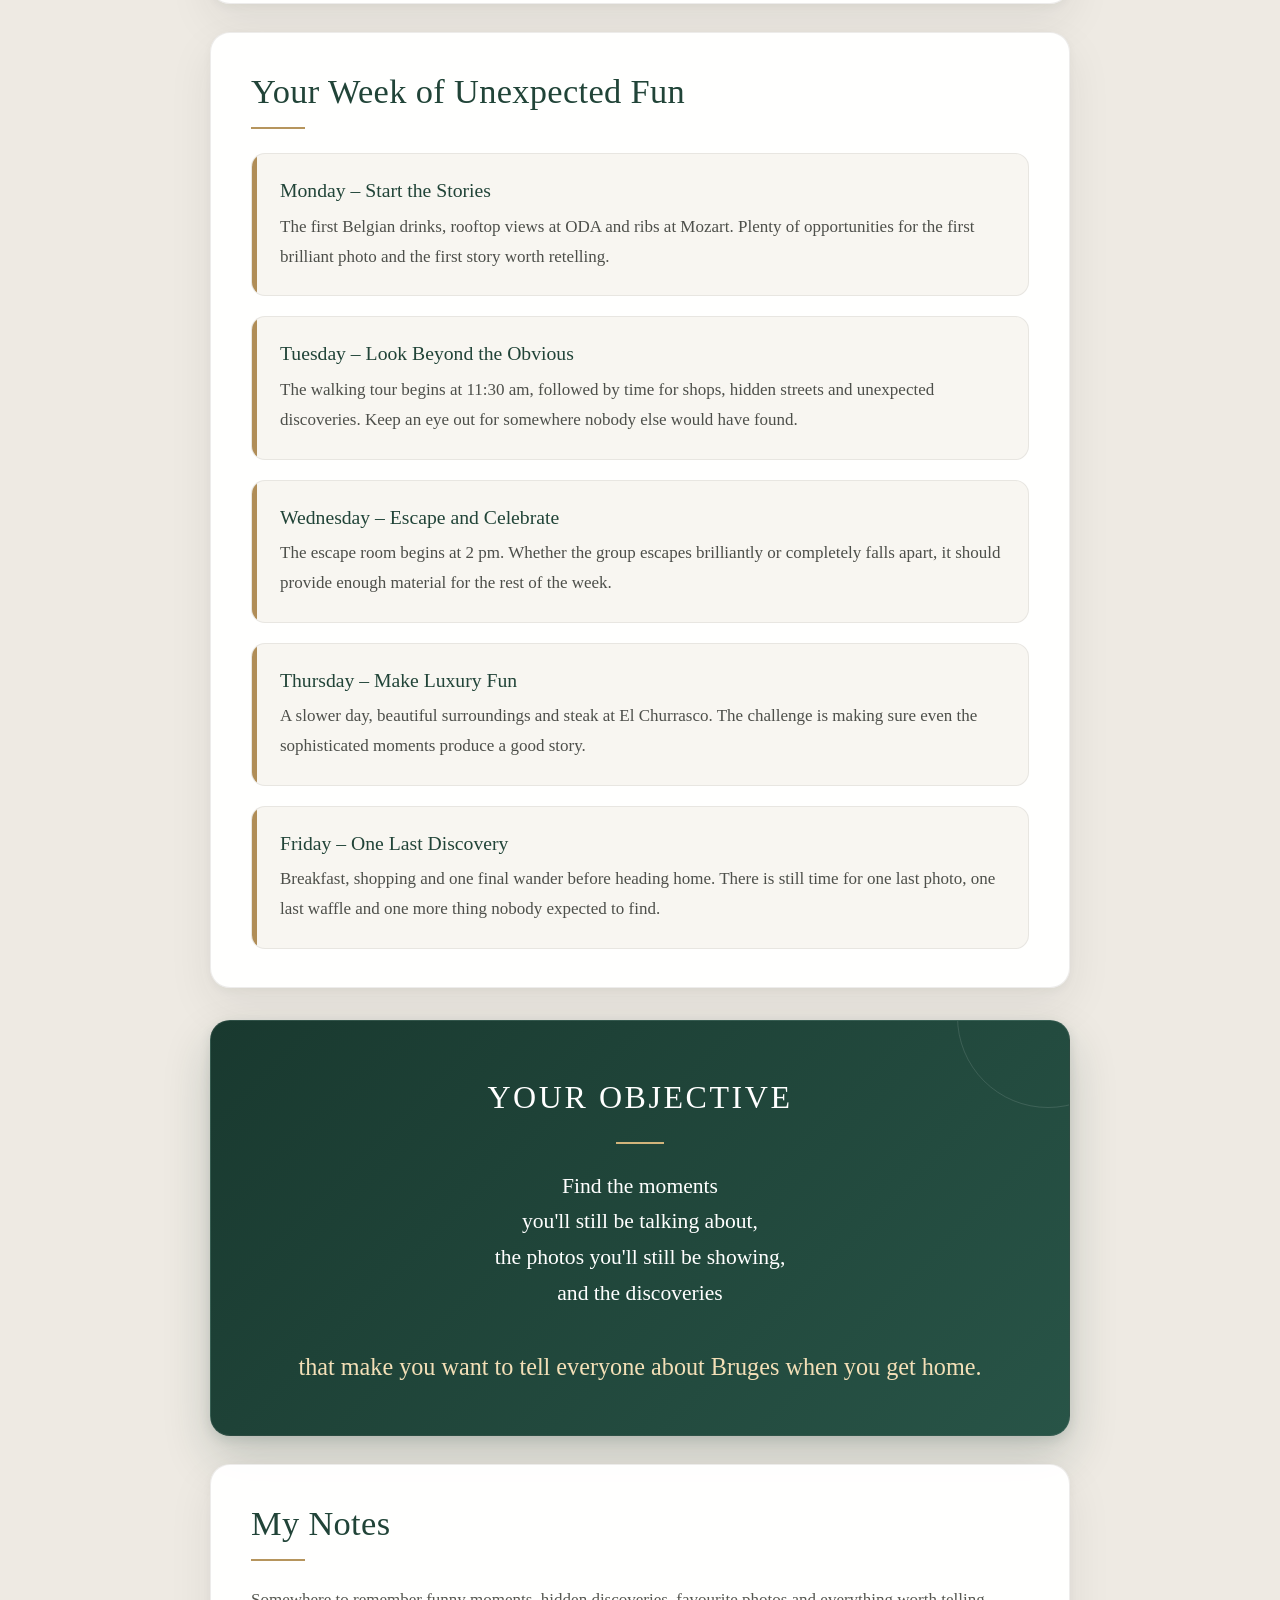
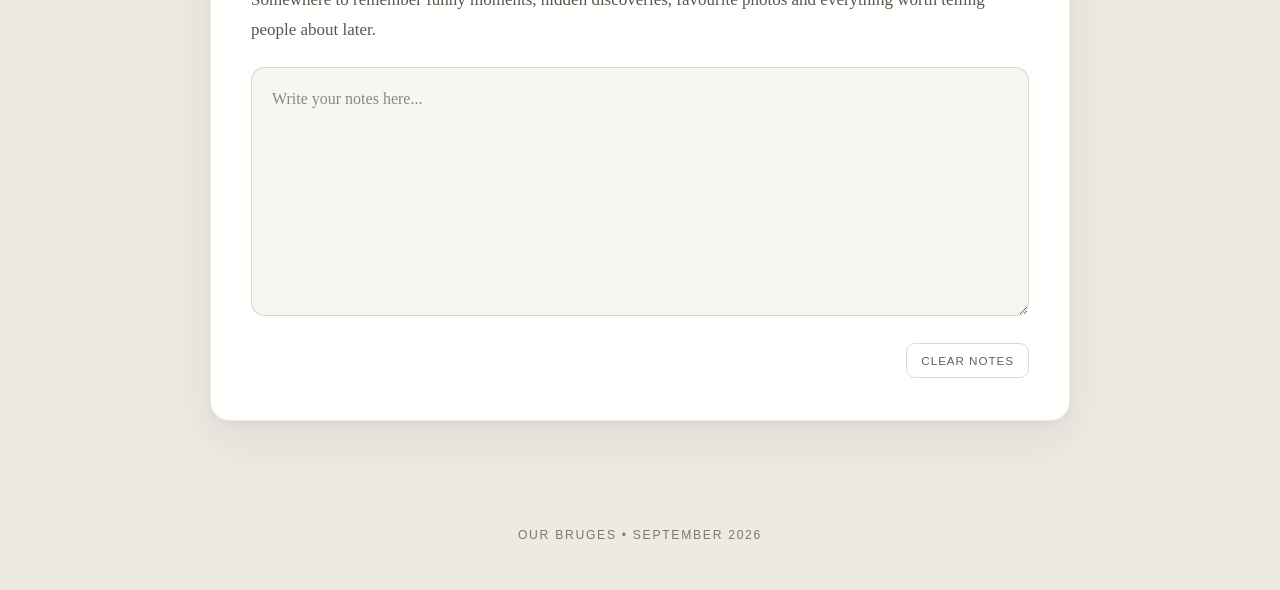
<file: chloe.html>
<!DOCTYPE html>
<html lang="en">
<head>
    <meta charset="UTF-8">
    <meta name="viewport" content="width=device-width, initial-scale=1">
    <title>Chloe | Our Bruges</title>
    <link rel="stylesheet" href="assets/style.css">
</head>

<body>

<header class="hero">
    <div>
        <h1>Welcome, Chloe</h1>
        <p>Fun Maker</p>
    </div>
</header>

<main>

    <section class="card">
        <h2>Finding the Best Stories</h2>

        <p>The holiday doesn't begin when we cross into Belgium.</p>

        <p>It begins on Sunday evening, when everyone's together, the bags are packed and tomorrow's only job is getting to Bruges.</p>

        <p>From then on, there will be plenty of plans, but the best parts of the week probably won't be the things anyone carefully organised.</p>

        <p>They'll be the unexpected shops, the ridiculous conversations, the places that look brilliant in photos and the moments that become stories before the holiday is even over.</p>

        <p>That's where you come in.</p>
    </section>

    <section class="card">
        <h2>We've Got a Feeling...</h2>

        <p>At some point this week, you'll find something nobody else noticed.</p>

        <p>It might be a hidden shop, a perfect photo spot, an enormous waffle or somewhere that looks too interesting to walk past.</p>

        <p>You'll persuade everyone to stop, something funny will happen and suddenly it'll become one of the stories everyone remembers.</p>

        <p>By the time you get home, you'll already be showing the photos and explaining why Bruges was much more fun than anyone expected.</p>
    </section>

    <section class="card">
        <h2>Your Mission</h2>

        <ul>
            <li>Find the best waffles in Bruges.</li>
            <li>Discover somewhere worth taking a photo.</li>
            <li>Find one shop nobody else spots.</li>
            <li>Make everyone laugh at least once every day.</li>
        </ul>
    </section>

    <section class="card">
        <h2>Your Week of Unexpected Fun</h2>

        <div class="day-card">
            <h3>Monday – Start the Stories</h3>
            <p>The first Belgian drinks, rooftop views at ODA and ribs at Mozart. Plenty of opportunities for the first brilliant photo and the first story worth retelling.</p>
        </div>

        <div class="day-card">
            <h3>Tuesday – Look Beyond the Obvious</h3>
            <p>The walking tour begins at 11:30 am, followed by time for shops, hidden streets and unexpected discoveries. Keep an eye out for somewhere nobody else would have found.</p>
        </div>

        <div class="day-card">
            <h3>Wednesday – Escape and Celebrate</h3>
            <p>The escape room begins at 2 pm. Whether the group escapes brilliantly or completely falls apart, it should provide enough material for the rest of the week.</p>
        </div>

        <div class="day-card">
            <h3>Thursday – Make Luxury Fun</h3>
            <p>A slower day, beautiful surroundings and steak at El Churrasco. The challenge is making sure even the sophisticated moments produce a good story.</p>
        </div>

        <div class="day-card">
            <h3>Friday – One Last Discovery</h3>
            <p>Breakfast, shopping and one final wander before heading home. There is still time for one last photo, one last waffle and one more thing nobody expected to find.</p>
        </div>
    </section>

    <section class="highlight">
        <h2>Your Objective</h2>

        <p>
            Find the moments
            <br>
            you'll still be talking about,
            <br>
            the photos you'll still be showing,
            <br>
            and the discoveries
            <br><br>
            <strong>that make you want to tell everyone about Bruges when you get home.</strong>
        </p>
    </section>

    <section class="card notes-card">
        <h2>My Notes</h2>

        <p class="notes-intro">
            Somewhere to remember funny moments, hidden discoveries, favourite photos and everything worth telling people about later.
        </p>

        <label class="visually-hidden" for="personal-notes">
            Chloe's Bruges notes
        </label>

        <textarea
            id="personal-notes"
            class="notes-box"
            rows="8"
            placeholder="Write your notes here..."
        ></textarea>

        <div class="notes-actions">
            <span
                id="notes-status"
                class="notes-status"
                aria-live="polite"
            ></span>

            <button
                id="clear-notes"
                class="clear-notes"
                type="button"
            >
                Clear notes
            </button>
        </div>
    </section>

</main>

<footer>Our Bruges • September 2026</footer>

<script>
    const notesBox = document.getElementById("personal-notes");
    const clearButton = document.getElementById("clear-notes");
    const notesStatus = document.getElementById("notes-status");

    const storageKey = "our-bruges-chloe-notes";

    notesBox.value = localStorage.getItem(storageKey) || "";

    let saveStatusTimer;

    notesBox.addEventListener("input", function () {
        localStorage.setItem(storageKey, notesBox.value);

        notesStatus.textContent = "Saved";

        clearTimeout(saveStatusTimer);

        saveStatusTimer = setTimeout(function () {
            notesStatus.textContent = "";
        }, 1500);
    });

    clearButton.addEventListener("click", function () {
        const confirmed = window.confirm("Clear all of your saved notes?");

        if (!confirmed) {
            return;
        }

        notesBox.value = "";
        localStorage.removeItem(storageKey);

        notesStatus.textContent = "Notes cleared";
        notesBox.focus();

        clearTimeout(saveStatusTimer);

        saveStatusTimer = setTimeout(function () {
            notesStatus.textContent = "";
        }, 1500);
    });
</script>

</body>
</html>
</file>
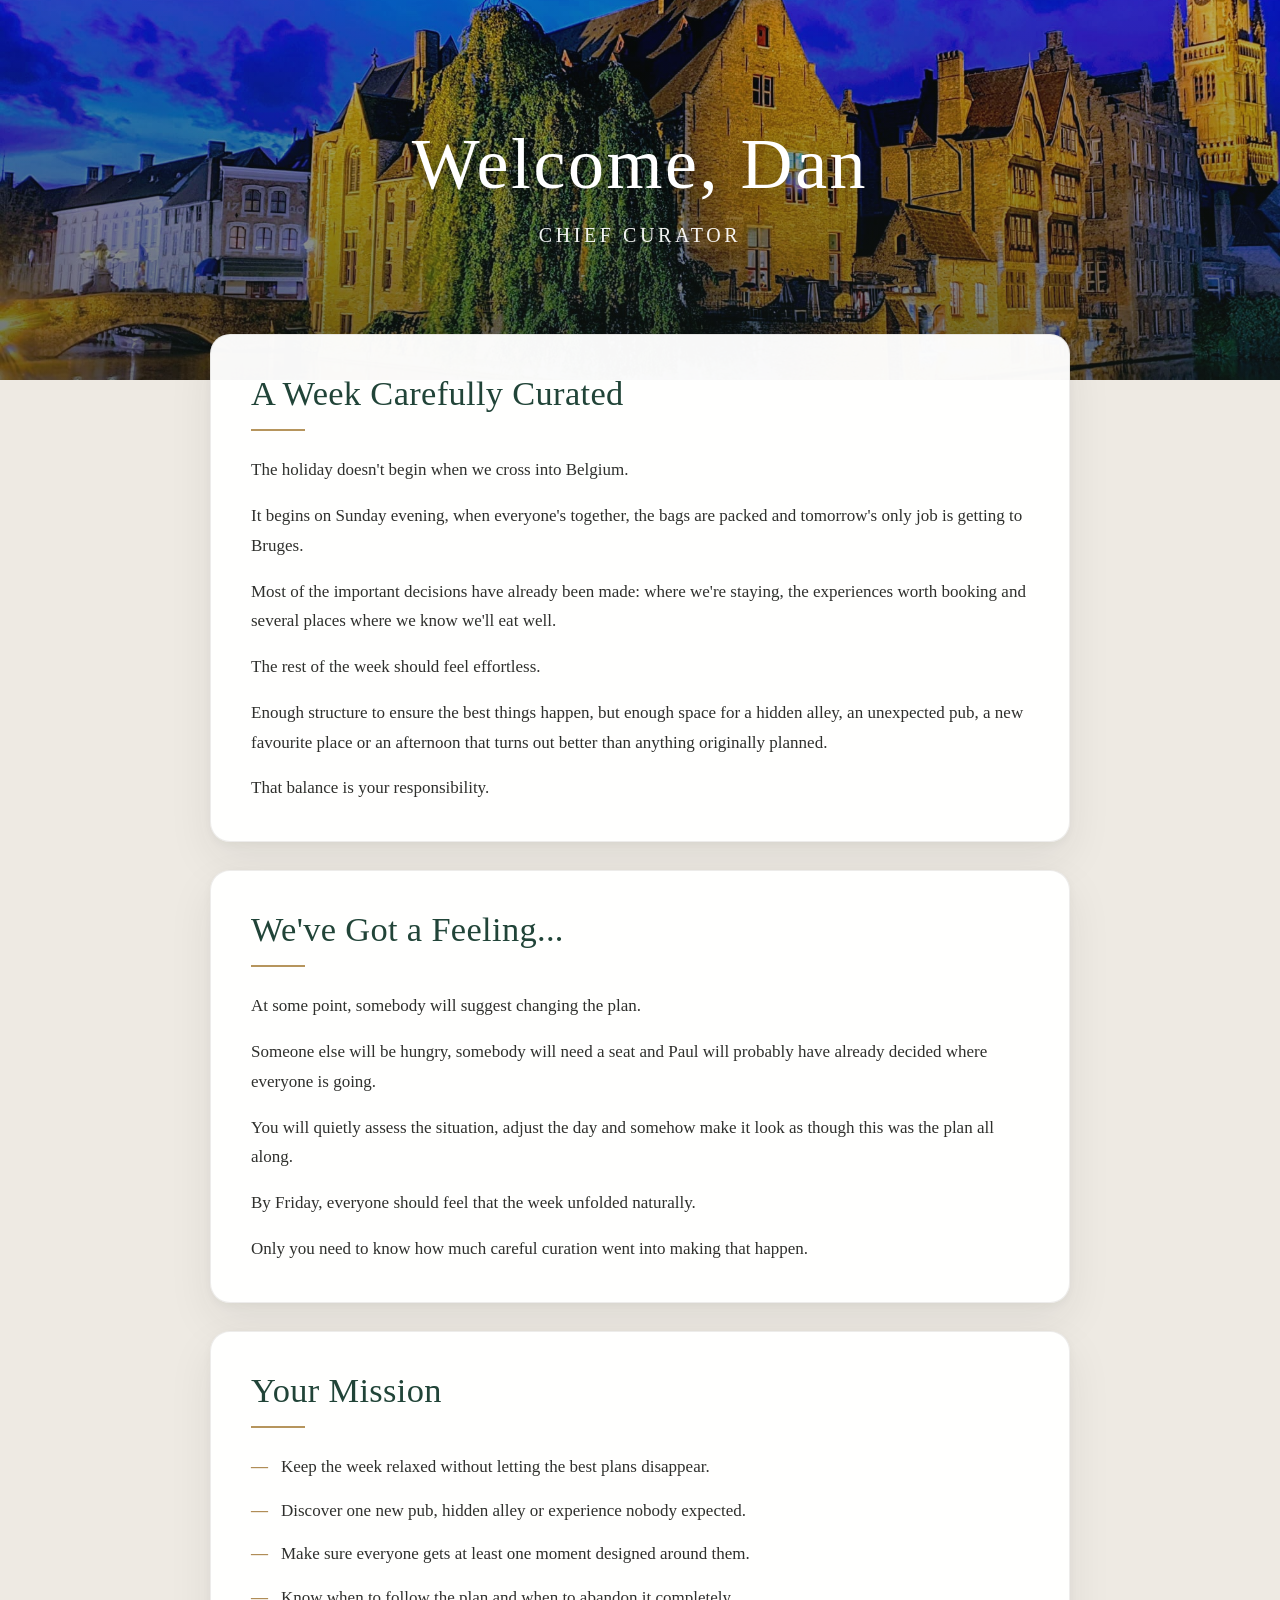
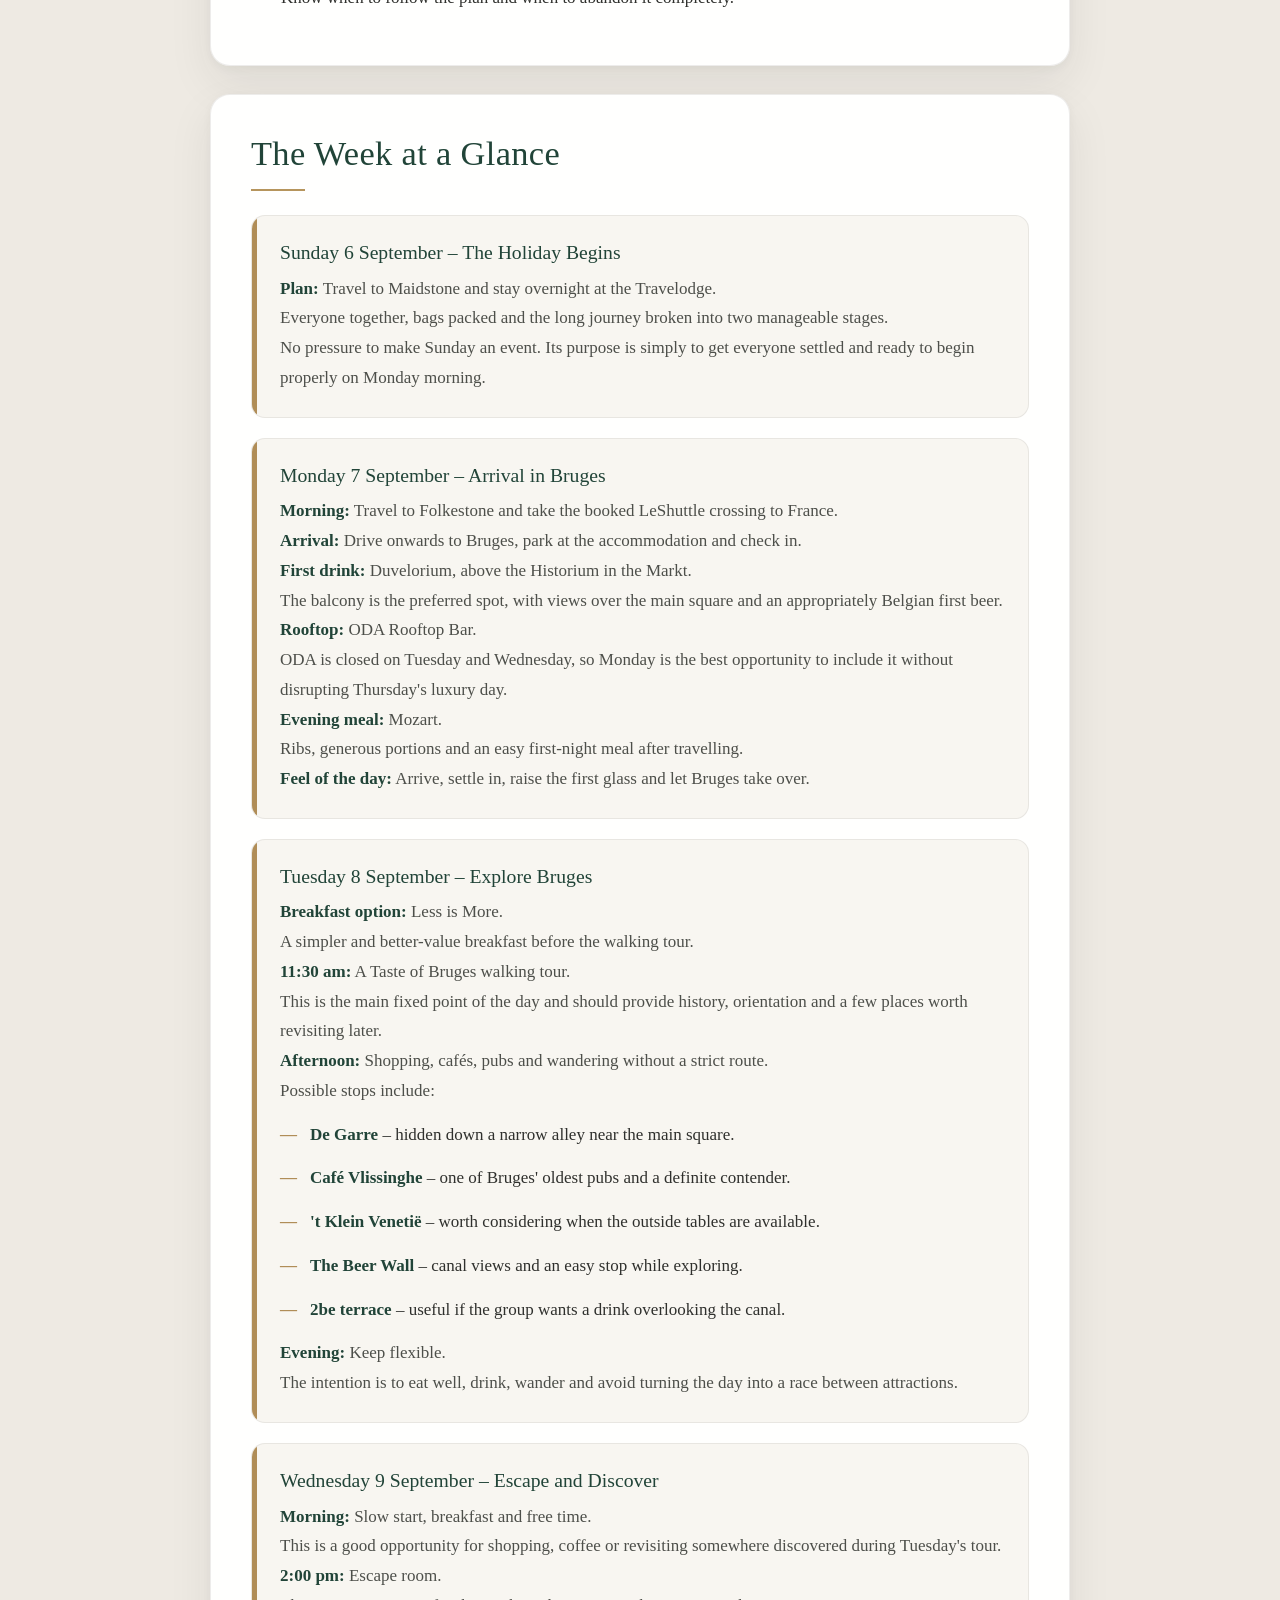
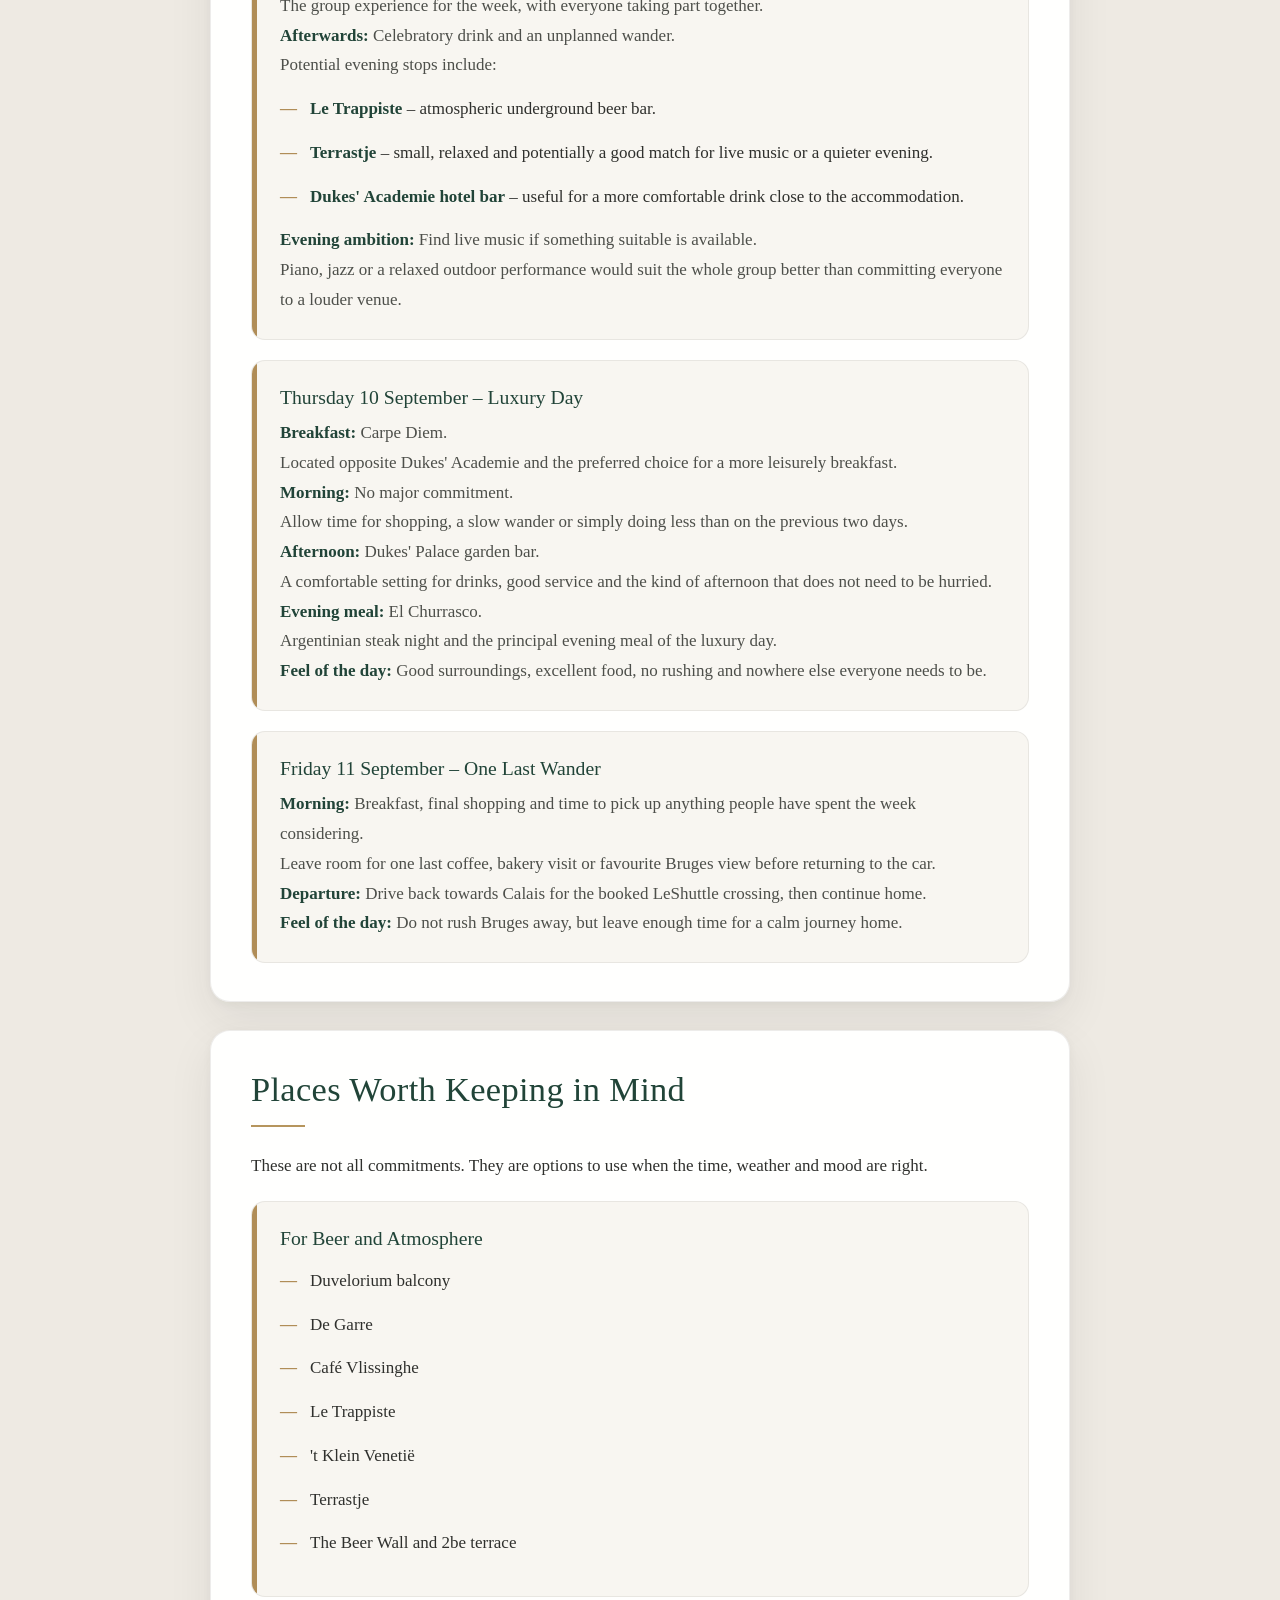
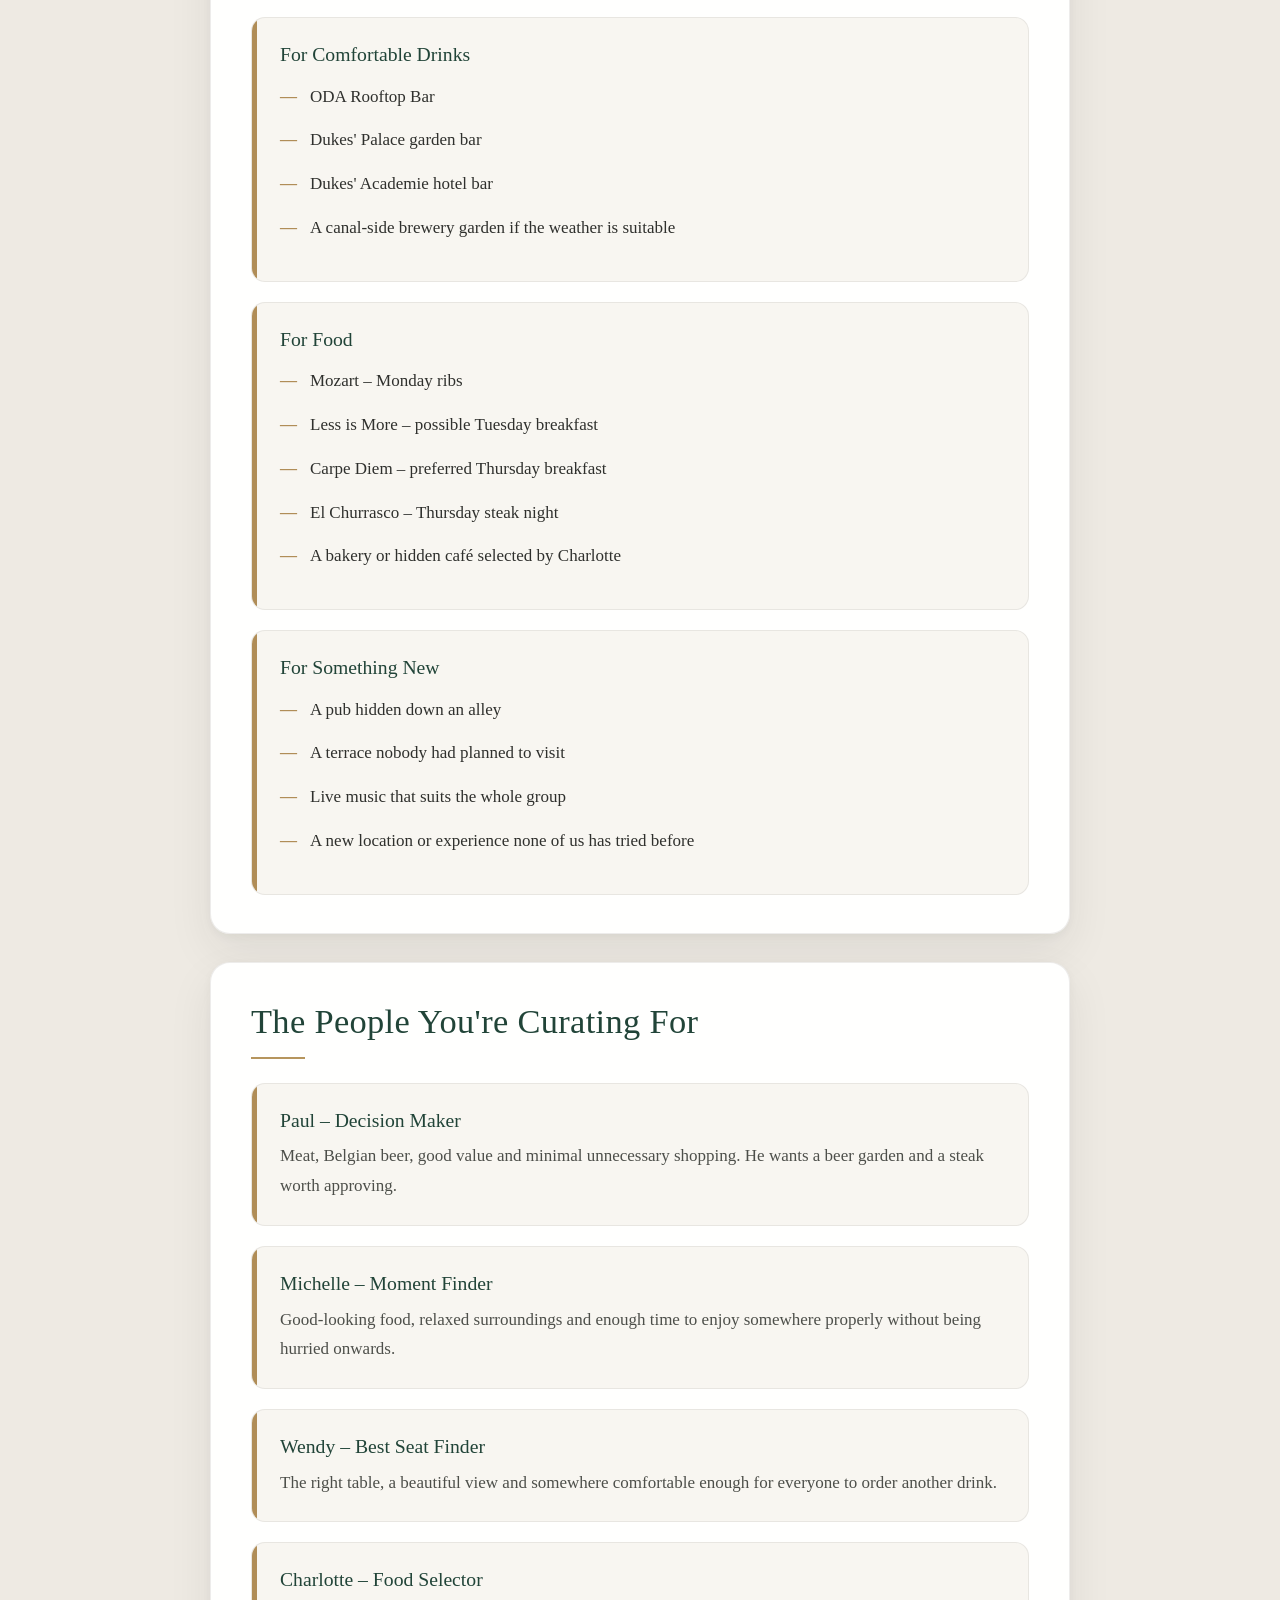
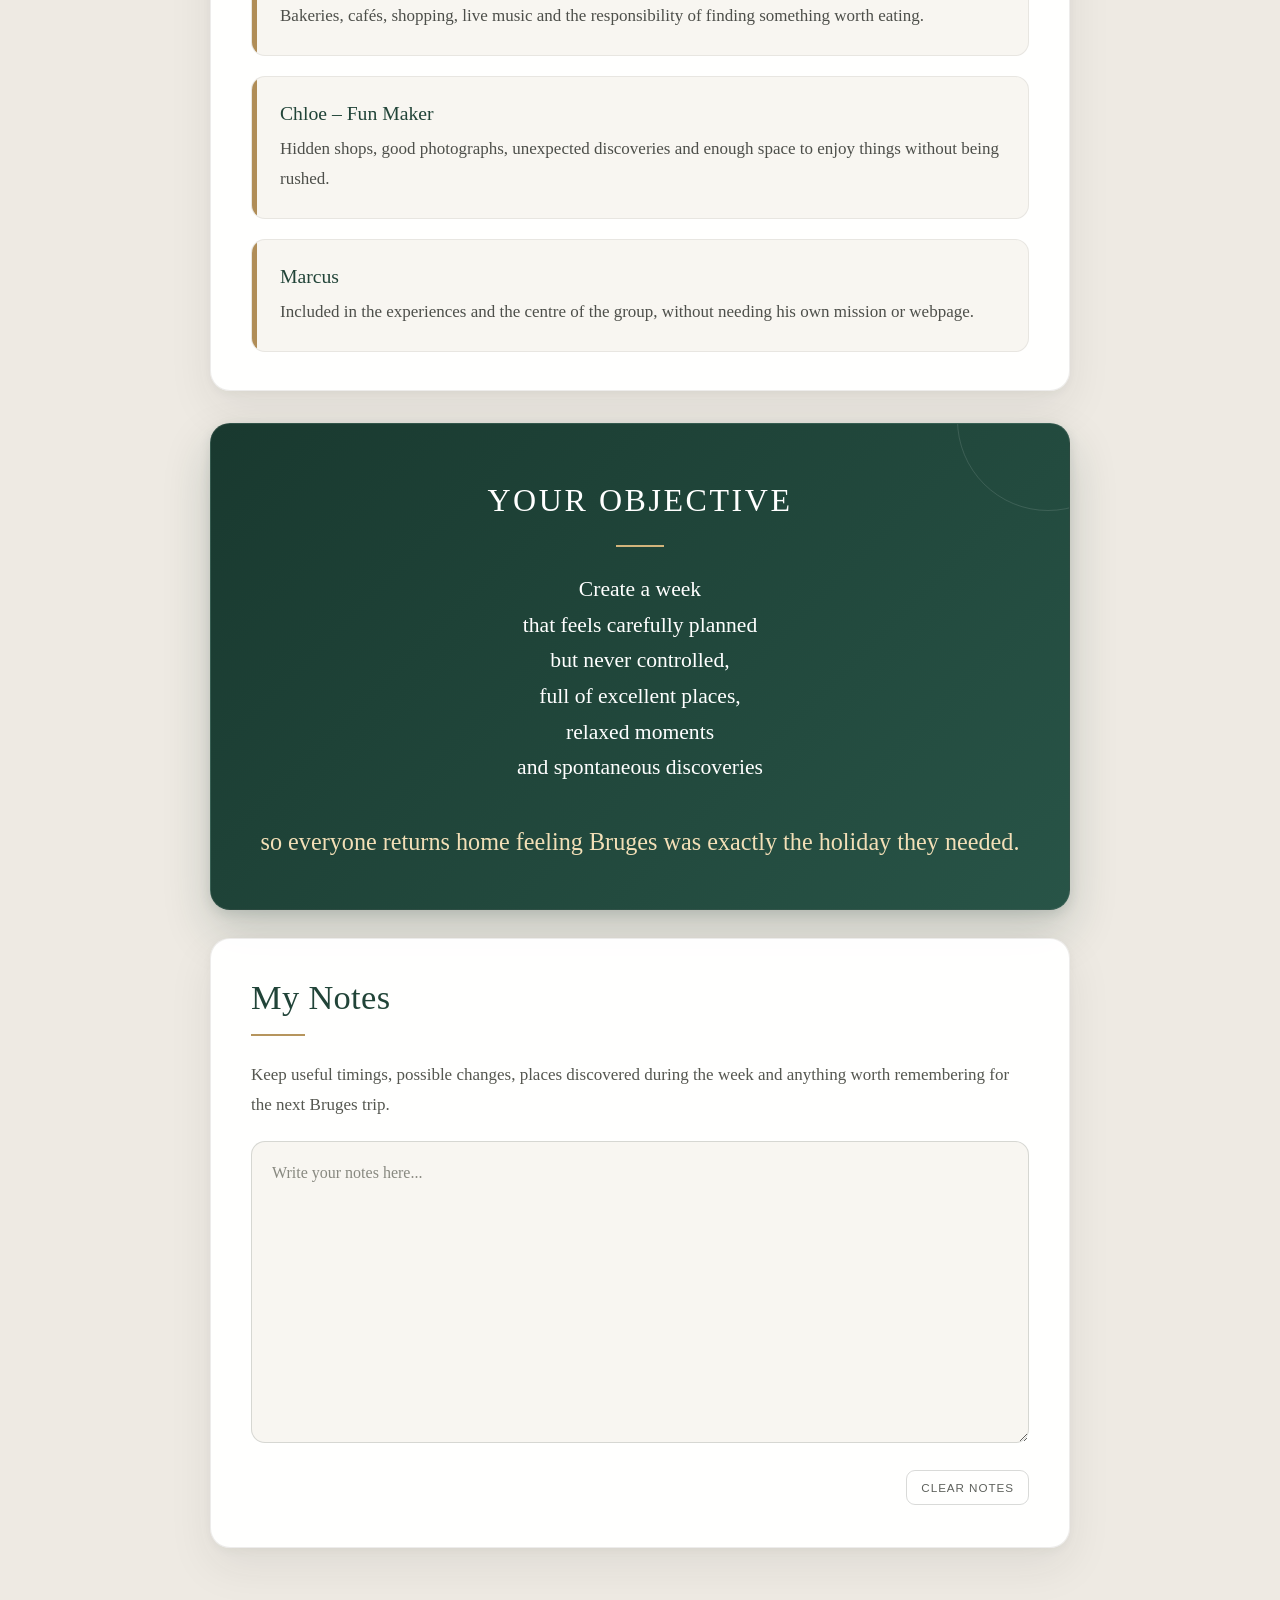
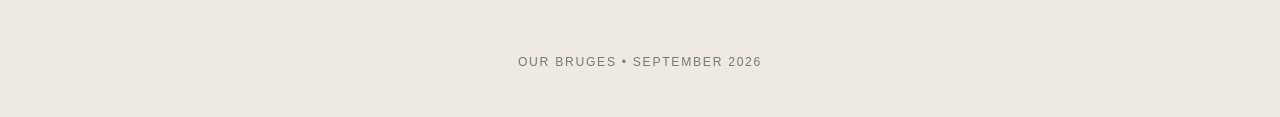
<file: dan.html>
<!DOCTYPE html>
<html lang="en">
<head>
    <meta charset="UTF-8">
    <meta name="viewport" content="width=device-width, initial-scale=1">
    <title>Dan | Our Bruges</title>
    <link rel="stylesheet" href="assets/style.css">
</head>

<body>

<header class="hero">
    <div>
        <h1>Welcome, Dan</h1>
        <p>Chief Curator</p>
    </div>
</header>

<main>

    <section class="card">
        <h2>A Week Carefully Curated</h2>

        <p>The holiday doesn't begin when we cross into Belgium.</p>

        <p>It begins on Sunday evening, when everyone's together, the bags are packed and tomorrow's only job is getting to Bruges.</p>

        <p>Most of the important decisions have already been made: where we're staying, the experiences worth booking and several places where we know we'll eat well.</p>

        <p>The rest of the week should feel effortless.</p>

        <p>Enough structure to ensure the best things happen, but enough space for a hidden alley, an unexpected pub, a new favourite place or an afternoon that turns out better than anything originally planned.</p>

        <p>That balance is your responsibility.</p>
    </section>

    <section class="card">
        <h2>We've Got a Feeling...</h2>

        <p>At some point, somebody will suggest changing the plan.</p>

        <p>Someone else will be hungry, somebody will need a seat and Paul will probably have already decided where everyone is going.</p>

        <p>You will quietly assess the situation, adjust the day and somehow make it look as though this was the plan all along.</p>

        <p>By Friday, everyone should feel that the week unfolded naturally.</p>

        <p>Only you need to know how much careful curation went into making that happen.</p>
    </section>

    <section class="card">
        <h2>Your Mission</h2>

        <ul>
            <li>Keep the week relaxed without letting the best plans disappear.</li>
            <li>Discover one new pub, hidden alley or experience nobody expected.</li>
            <li>Make sure everyone gets at least one moment designed around them.</li>
            <li>Know when to follow the plan and when to abandon it completely.</li>
        </ul>
    </section>

    <section class="card">
        <h2>The Week at a Glance</h2>

        <div class="day-card">
            <h3>Sunday 6 September – The Holiday Begins</h3>

            <p><strong>Plan:</strong> Travel to Maidstone and stay overnight at the Travelodge.</p>

            <p>Everyone together, bags packed and the long journey broken into two manageable stages.</p>

            <p>No pressure to make Sunday an event. Its purpose is simply to get everyone settled and ready to begin properly on Monday morning.</p>
        </div>

        <div class="day-card">
            <h3>Monday 7 September – Arrival in Bruges</h3>

            <p><strong>Morning:</strong> Travel to Folkestone and take the booked LeShuttle crossing to France.</p>

            <p><strong>Arrival:</strong> Drive onwards to Bruges, park at the accommodation and check in.</p>

            <p><strong>First drink:</strong> Duvelorium, above the Historium in the Markt.</p>

            <p>The balcony is the preferred spot, with views over the main square and an appropriately Belgian first beer.</p>

            <p><strong>Rooftop:</strong> ODA Rooftop Bar.</p>

            <p>ODA is closed on Tuesday and Wednesday, so Monday is the best opportunity to include it without disrupting Thursday's luxury day.</p>

            <p><strong>Evening meal:</strong> Mozart.</p>

            <p>Ribs, generous portions and an easy first-night meal after travelling.</p>

            <p><strong>Feel of the day:</strong> Arrive, settle in, raise the first glass and let Bruges take over.</p>
        </div>

        <div class="day-card">
            <h3>Tuesday 8 September – Explore Bruges</h3>

            <p><strong>Breakfast option:</strong> Less is More.</p>

            <p>A simpler and better-value breakfast before the walking tour.</p>

            <p><strong>11:30 am:</strong> A Taste of Bruges walking tour.</p>

            <p>This is the main fixed point of the day and should provide history, orientation and a few places worth revisiting later.</p>

            <p><strong>Afternoon:</strong> Shopping, cafés, pubs and wandering without a strict route.</p>

            <p>Possible stops include:</p>

            <ul>
                <li><strong>De Garre</strong> – hidden down a narrow alley near the main square.</li>
                <li><strong>Café Vlissinghe</strong> – one of Bruges' oldest pubs and a definite contender.</li>
                <li><strong>'t Klein Venetië</strong> – worth considering when the outside tables are available.</li>
                <li><strong>The Beer Wall</strong> – canal views and an easy stop while exploring.</li>
                <li><strong>2be terrace</strong> – useful if the group wants a drink overlooking the canal.</li>
            </ul>

            <p><strong>Evening:</strong> Keep flexible.</p>

            <p>The intention is to eat well, drink, wander and avoid turning the day into a race between attractions.</p>
        </div>

        <div class="day-card">
            <h3>Wednesday 9 September – Escape and Discover</h3>

            <p><strong>Morning:</strong> Slow start, breakfast and free time.</p>

            <p>This is a good opportunity for shopping, coffee or revisiting somewhere discovered during Tuesday's tour.</p>

            <p><strong>2:00 pm:</strong> Escape room.</p>

            <p>The group experience for the week, with everyone taking part together.</p>

            <p><strong>Afterwards:</strong> Celebratory drink and an unplanned wander.</p>

            <p>Potential evening stops include:</p>

            <ul>
                <li><strong>Le Trappiste</strong> – atmospheric underground beer bar.</li>
                <li><strong>Terrastje</strong> – small, relaxed and potentially a good match for live music or a quieter evening.</li>
                <li><strong>Dukes' Academie hotel bar</strong> – useful for a more comfortable drink close to the accommodation.</li>
            </ul>

            <p><strong>Evening ambition:</strong> Find live music if something suitable is available.</p>

            <p>Piano, jazz or a relaxed outdoor performance would suit the whole group better than committing everyone to a louder venue.</p>
        </div>

        <div class="day-card">
            <h3>Thursday 10 September – Luxury Day</h3>

            <p><strong>Breakfast:</strong> Carpe Diem.</p>

            <p>Located opposite Dukes' Academie and the preferred choice for a more leisurely breakfast.</p>

            <p><strong>Morning:</strong> No major commitment.</p>

            <p>Allow time for shopping, a slow wander or simply doing less than on the previous two days.</p>

            <p><strong>Afternoon:</strong> Dukes' Palace garden bar.</p>

            <p>A comfortable setting for drinks, good service and the kind of afternoon that does not need to be hurried.</p>

            <p><strong>Evening meal:</strong> El Churrasco.</p>

            <p>Argentinian steak night and the principal evening meal of the luxury day.</p>

            <p><strong>Feel of the day:</strong> Good surroundings, excellent food, no rushing and nowhere else everyone needs to be.</p>
        </div>

        <div class="day-card">
            <h3>Friday 11 September – One Last Wander</h3>

            <p><strong>Morning:</strong> Breakfast, final shopping and time to pick up anything people have spent the week considering.</p>

            <p>Leave room for one last coffee, bakery visit or favourite Bruges view before returning to the car.</p>

            <p><strong>Departure:</strong> Drive back towards Calais for the booked LeShuttle crossing, then continue home.</p>

            <p><strong>Feel of the day:</strong> Do not rush Bruges away, but leave enough time for a calm journey home.</p>
        </div>
    </section>

    <section class="card">
        <h2>Places Worth Keeping in Mind</h2>

        <p>These are not all commitments. They are options to use when the time, weather and mood are right.</p>

        <div class="day-card">
            <h3>For Beer and Atmosphere</h3>

            <ul>
                <li>Duvelorium balcony</li>
                <li>De Garre</li>
                <li>Café Vlissinghe</li>
                <li>Le Trappiste</li>
                <li>'t Klein Venetië</li>
                <li>Terrastje</li>
                <li>The Beer Wall and 2be terrace</li>
            </ul>
        </div>

        <div class="day-card">
            <h3>For Comfortable Drinks</h3>

            <ul>
                <li>ODA Rooftop Bar</li>
                <li>Dukes' Palace garden bar</li>
                <li>Dukes' Academie hotel bar</li>
                <li>A canal-side brewery garden if the weather is suitable</li>
            </ul>
        </div>

        <div class="day-card">
            <h3>For Food</h3>

            <ul>
                <li>Mozart – Monday ribs</li>
                <li>Less is More – possible Tuesday breakfast</li>
                <li>Carpe Diem – preferred Thursday breakfast</li>
                <li>El Churrasco – Thursday steak night</li>
                <li>A bakery or hidden café selected by Charlotte</li>
            </ul>
        </div>

        <div class="day-card">
            <h3>For Something New</h3>

            <ul>
                <li>A pub hidden down an alley</li>
                <li>A terrace nobody had planned to visit</li>
                <li>Live music that suits the whole group</li>
                <li>A new location or experience none of us has tried before</li>
            </ul>
        </div>
    </section>

    <section class="card">
        <h2>The People You're Curating For</h2>

        <div class="day-card">
            <h3>Paul – Decision Maker</h3>
            <p>Meat, Belgian beer, good value and minimal unnecessary shopping. He wants a beer garden and a steak worth approving.</p>
        </div>

        <div class="day-card">
            <h3>Michelle – Moment Finder</h3>
            <p>Good-looking food, relaxed surroundings and enough time to enjoy somewhere properly without being hurried onwards.</p>
        </div>

        <div class="day-card">
            <h3>Wendy – Best Seat Finder</h3>
            <p>The right table, a beautiful view and somewhere comfortable enough for everyone to order another drink.</p>
        </div>

        <div class="day-card">
            <h3>Charlotte – Food Selector</h3>
            <p>Bakeries, cafés, shopping, live music and the responsibility of finding something worth eating.</p>
        </div>

        <div class="day-card">
            <h3>Chloe – Fun Maker</h3>
            <p>Hidden shops, good photographs, unexpected discoveries and enough space to enjoy things without being rushed.</p>
        </div>

        <div class="day-card">
            <h3>Marcus</h3>
            <p>Included in the experiences and the centre of the group, without needing his own mission or webpage.</p>
        </div>
    </section>

    <section class="highlight">
        <h2>Your Objective</h2>

        <p>
            Create a week
            <br>
            that feels carefully planned
            <br>
            but never controlled,
            <br>
            full of excellent places,
            <br>
            relaxed moments
            <br>
            and spontaneous discoveries
            <br><br>
            <strong>so everyone returns home feeling Bruges was exactly the holiday they needed.</strong>
        </p>
    </section>

    <section class="card notes-card">
        <h2>My Notes</h2>

        <p class="notes-intro">
            Keep useful timings, possible changes, places discovered during the week and anything worth remembering for the next Bruges trip.
        </p>

        <label class="visually-hidden" for="personal-notes">
            Dan's Bruges notes
        </label>

        <textarea
            id="personal-notes"
            class="notes-box"
            rows="10"
            placeholder="Write your notes here..."
        ></textarea>

        <div class="notes-actions">
            <span
                id="notes-status"
                class="notes-status"
                aria-live="polite"
            ></span>

            <button
                id="clear-notes"
                class="clear-notes"
                type="button"
            >
                Clear notes
            </button>
        </div>
    </section>

</main>

<footer>Our Bruges • September 2026</footer>

<script>
    const notesBox = document.getElementById("personal-notes");
    const clearButton = document.getElementById("clear-notes");
    const notesStatus = document.getElementById("notes-status");

    const storageKey = "our-bruges-dan-notes";

    notesBox.value = localStorage.getItem(storageKey) || "";

    let saveStatusTimer;

    notesBox.addEventListener("input", function () {
        localStorage.setItem(storageKey, notesBox.value);

        notesStatus.textContent = "Saved";

        clearTimeout(saveStatusTimer);

        saveStatusTimer = setTimeout(function () {
            notesStatus.textContent = "";
        }, 1500);
    });

    clearButton.addEventListener("click", function () {
        const confirmed = window.confirm("Clear all of your saved notes?");

        if (!confirmed) {
            return;
        }

        notesBox.value = "";
        localStorage.removeItem(storageKey);

        notesStatus.textContent = "Notes cleared";
        notesBox.focus();

        clearTimeout(saveStatusTimer);

        saveStatusTimer = setTimeout(function () {
            notesStatus.textContent = "";
        }, 1500);
    });
</script>

</body>
</html>
</file>
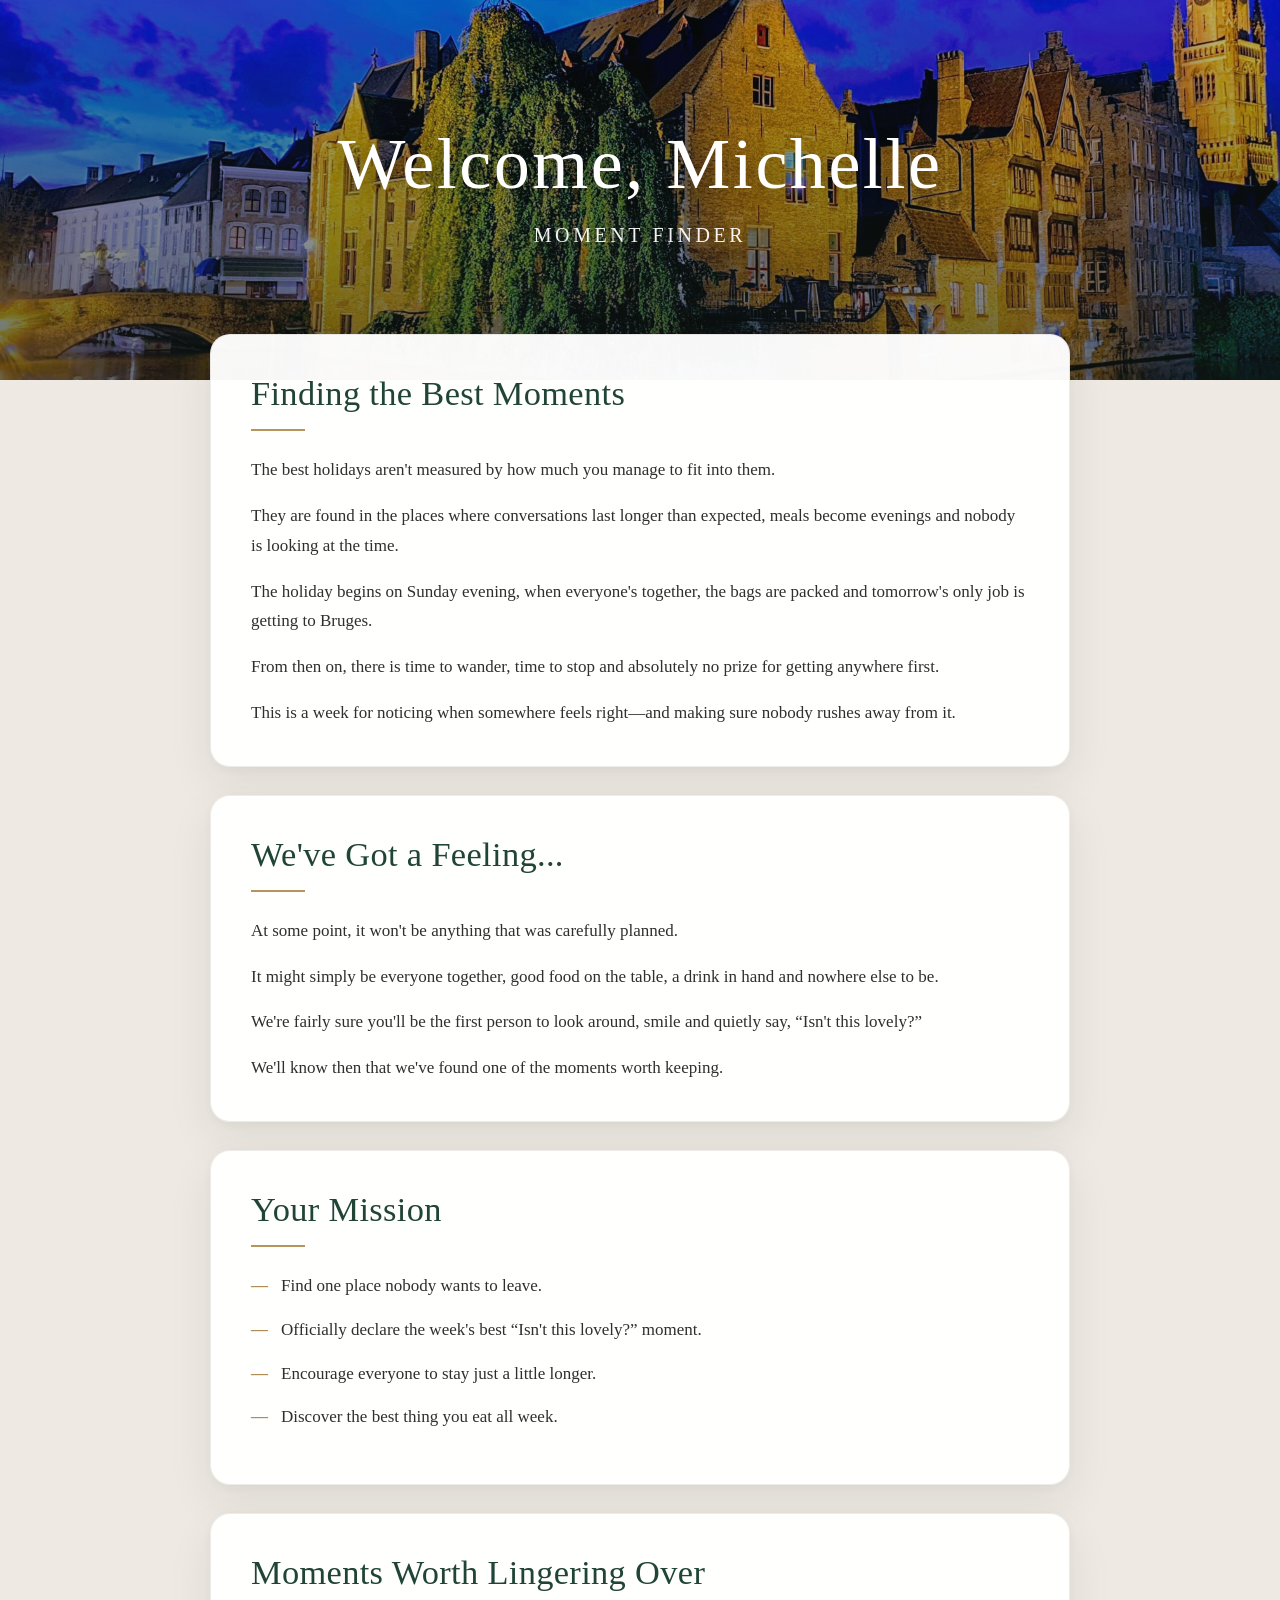
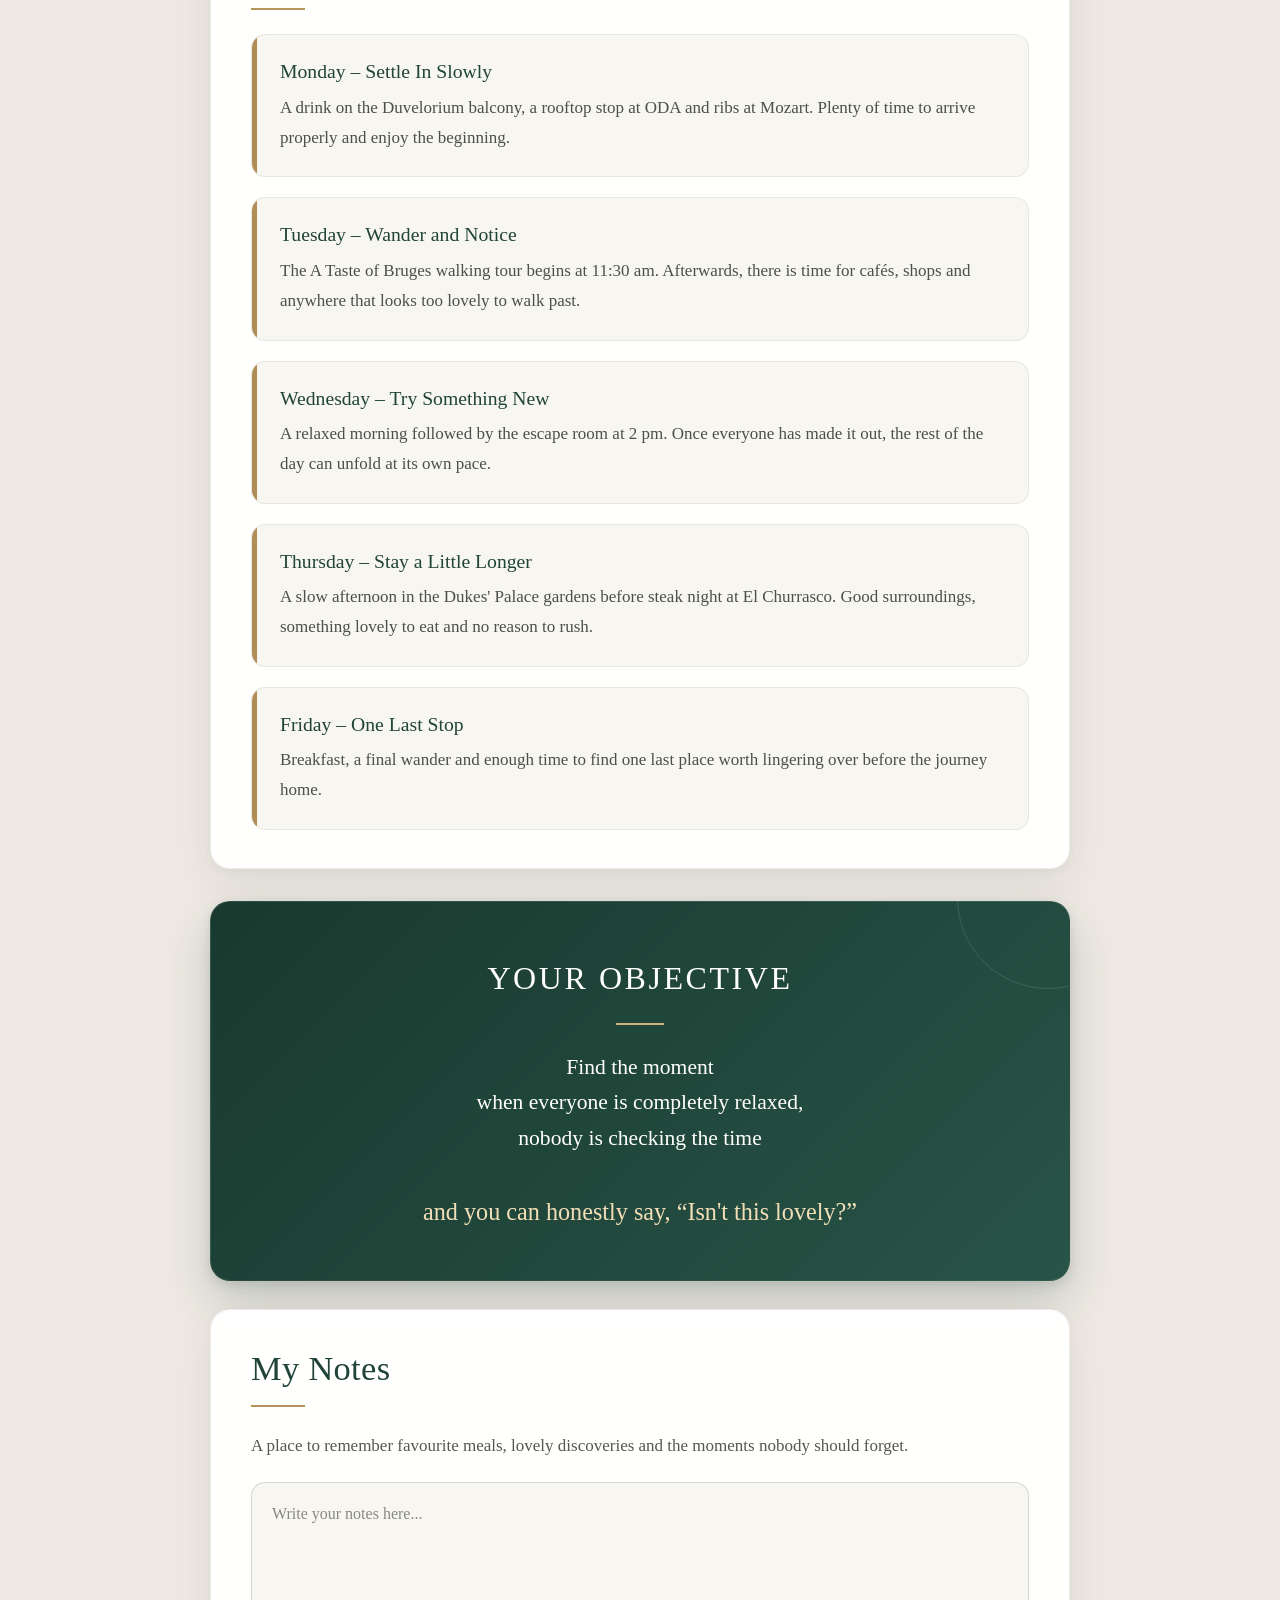
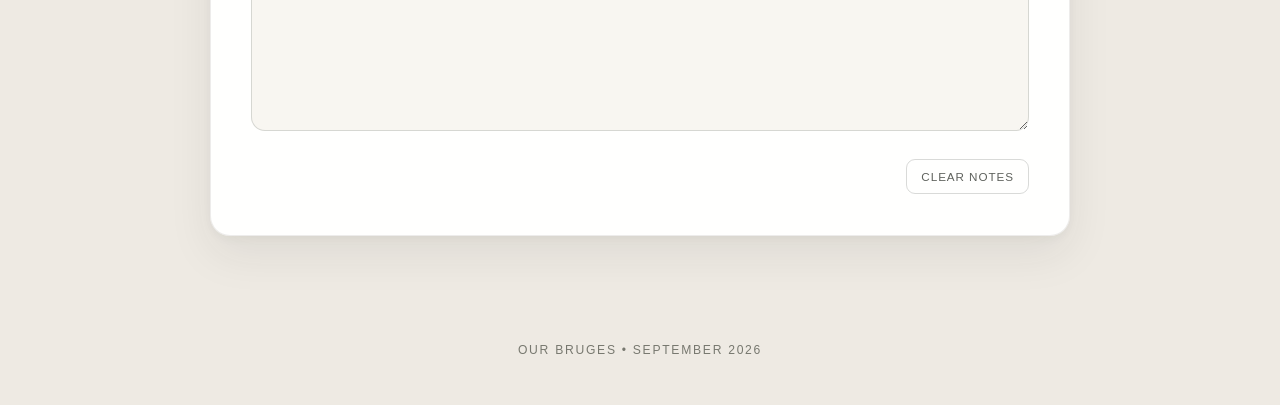
<file: michelle.html>
<!DOCTYPE html>
<html lang="en">
<head>
    <meta charset="UTF-8">
    <meta name="viewport" content="width=device-width, initial-scale=1">
    <title>Michelle | Our Bruges</title>
    <link rel="stylesheet" href="assets/style.css">
</head>

<body>

<header class="hero">
    <div>
        <h1>Welcome, Michelle</h1>
        <p>Moment Finder</p>
    </div>
</header>

<main>

    <section class="card">
        <h2>Finding the Best Moments</h2>

        <p>The best holidays aren't measured by how much you manage to fit into them.</p>

        <p>They are found in the places where conversations last longer than expected, meals become evenings and nobody is looking at the time.</p>

        <p>The holiday begins on Sunday evening, when everyone's together, the bags are packed and tomorrow's only job is getting to Bruges.</p>

        <p>From then on, there is time to wander, time to stop and absolutely no prize for getting anywhere first.</p>

        <p>This is a week for noticing when somewhere feels right—and making sure nobody rushes away from it.</p>
    </section>

    <section class="card">
        <h2>We've Got a Feeling...</h2>

        <p>At some point, it won't be anything that was carefully planned.</p>

        <p>It might simply be everyone together, good food on the table, a drink in hand and nowhere else to be.</p>

        <p>We're fairly sure you'll be the first person to look around, smile and quietly say, “Isn't this lovely?”</p>

        <p>We'll know then that we've found one of the moments worth keeping.</p>
    </section>

    <section class="card">
        <h2>Your Mission</h2>

        <ul>
            <li>Find one place nobody wants to leave.</li>
            <li>Officially declare the week's best “Isn't this lovely?” moment.</li>
            <li>Encourage everyone to stay just a little longer.</li>
            <li>Discover the best thing you eat all week.</li>
        </ul>
    </section>

    <section class="card">
        <h2>Moments Worth Lingering Over</h2>

        <div class="day-card">
            <h3>Monday – Settle In Slowly</h3>
            <p>A drink on the Duvelorium balcony, a rooftop stop at ODA and ribs at Mozart. Plenty of time to arrive properly and enjoy the beginning.</p>
        </div>

        <div class="day-card">
            <h3>Tuesday – Wander and Notice</h3>
            <p>The A Taste of Bruges walking tour begins at 11:30 am. Afterwards, there is time for cafés, shops and anywhere that looks too lovely to walk past.</p>
        </div>

        <div class="day-card">
            <h3>Wednesday – Try Something New</h3>
            <p>A relaxed morning followed by the escape room at 2 pm. Once everyone has made it out, the rest of the day can unfold at its own pace.</p>
        </div>

        <div class="day-card">
            <h3>Thursday – Stay a Little Longer</h3>
            <p>A slow afternoon in the Dukes' Palace gardens before steak night at El Churrasco. Good surroundings, something lovely to eat and no reason to rush.</p>
        </div>

        <div class="day-card">
            <h3>Friday – One Last Stop</h3>
            <p>Breakfast, a final wander and enough time to find one last place worth lingering over before the journey home.</p>
        </div>
    </section>

    <section class="highlight">
        <h2>Your Objective</h2>

        <p>
            Find the moment
            <br>
            when everyone is completely relaxed,
            <br>
            nobody is checking the time
            <br><br>
            <strong>and you can honestly say, “Isn't this lovely?”</strong>
        </p>
    </section>

    <section class="card notes-card">
        <h2>My Notes</h2>

        <p class="notes-intro">
            A place to remember favourite meals, lovely discoveries and the moments nobody should forget.
        </p>

        <label class="visually-hidden" for="personal-notes">
            Michelle's Bruges notes
        </label>

        <textarea
            id="personal-notes"
            class="notes-box"
            rows="8"
            placeholder="Write your notes here..."
        ></textarea>

        <div class="notes-actions">
            <span
                id="notes-status"
                class="notes-status"
                aria-live="polite"
            ></span>

            <button
                id="clear-notes"
                class="clear-notes"
                type="button"
            >
                Clear notes
            </button>
        </div>
    </section>

</main>

<footer>Our Bruges • September 2026</footer>

<script>
    const notesBox = document.getElementById("personal-notes");
    const clearButton = document.getElementById("clear-notes");
    const notesStatus = document.getElementById("notes-status");

    const storageKey = "our-bruges-michelle-notes";

    notesBox.value = localStorage.getItem(storageKey) || "";

    let saveStatusTimer;

    notesBox.addEventListener("input", function () {
        localStorage.setItem(storageKey, notesBox.value);

        notesStatus.textContent = "Saved";

        clearTimeout(saveStatusTimer);

        saveStatusTimer = setTimeout(function () {
            notesStatus.textContent = "";
        }, 1500);
    });

    clearButton.addEventListener("click", function () {
        const confirmed = window.confirm("Clear all of your saved notes?");

        if (!confirmed) {
            return;
        }

        notesBox.value = "";
        localStorage.removeItem(storageKey);

        notesStatus.textContent = "Notes cleared";
        notesBox.focus();

        clearTimeout(saveStatusTimer);

        saveStatusTimer = setTimeout(function () {
            notesStatus.textContent = "";
        }, 1500);
    });
</script>

</body>
</html>
</file>
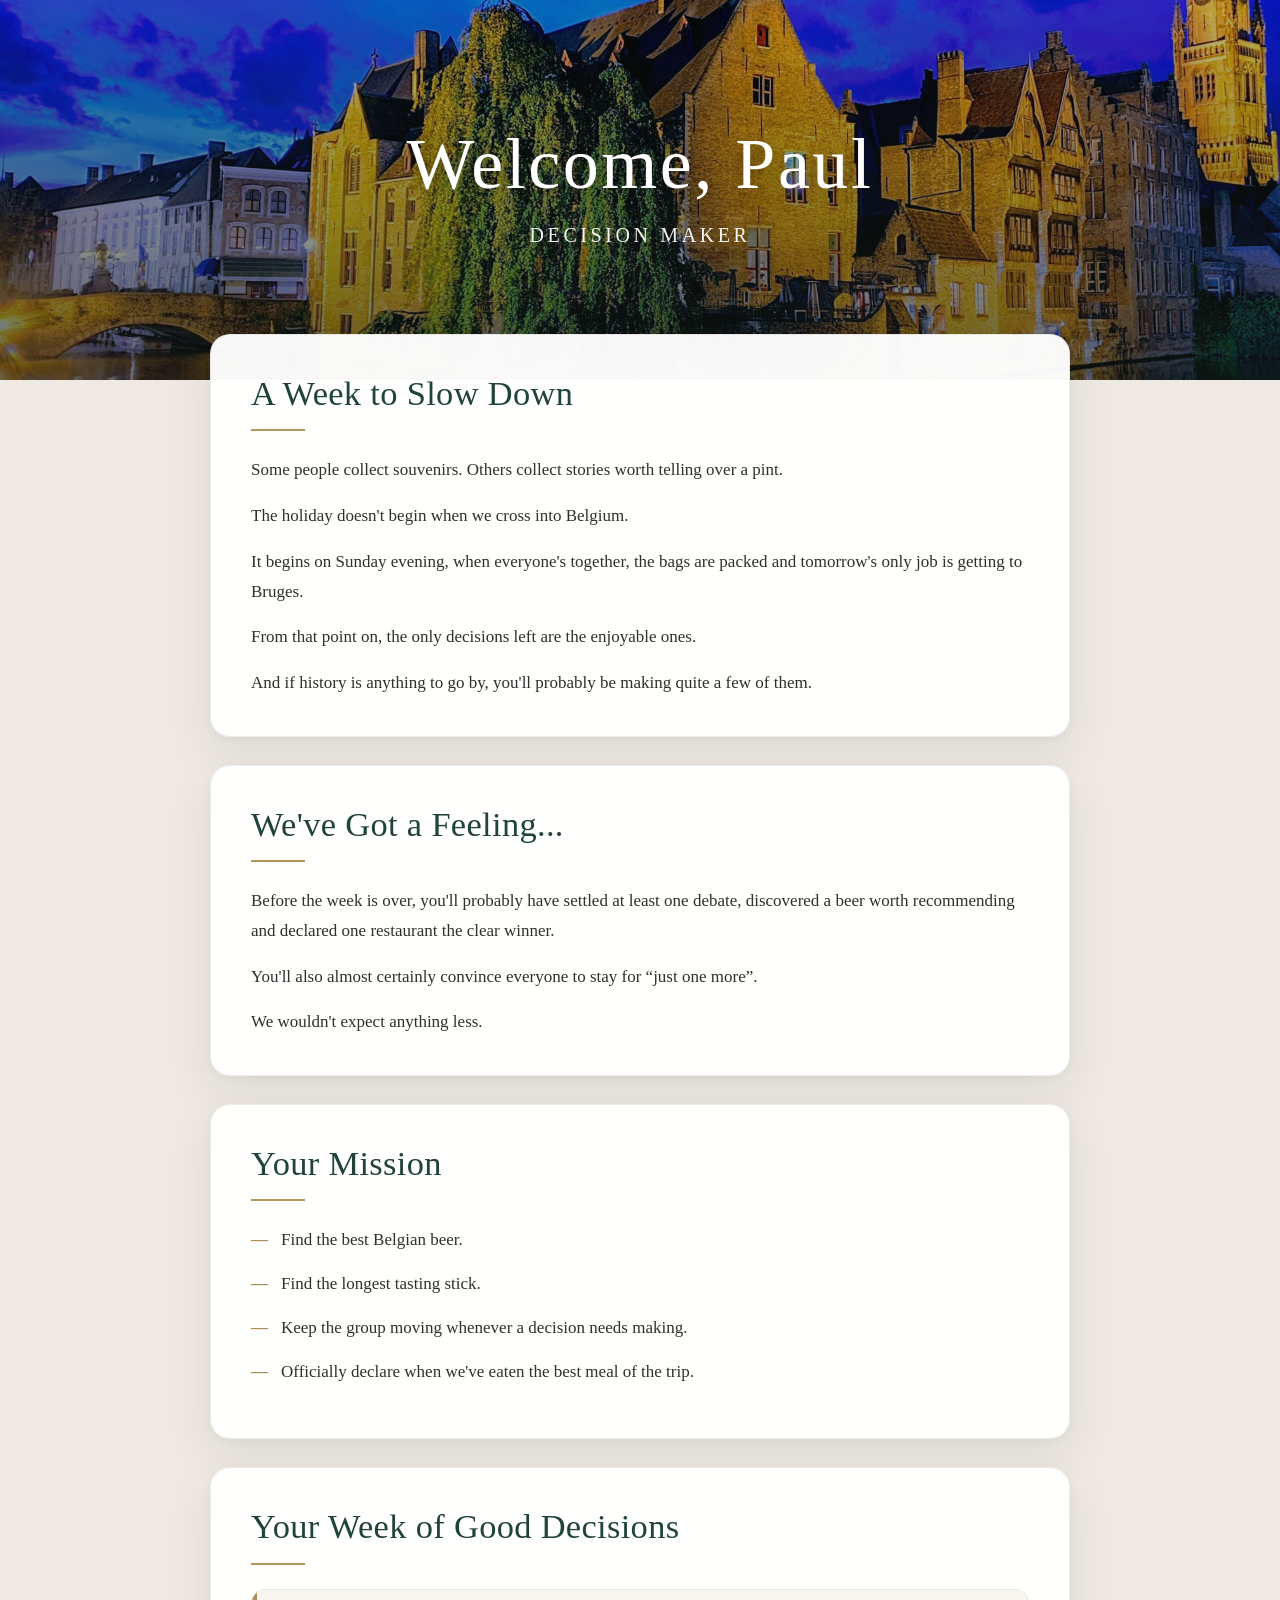
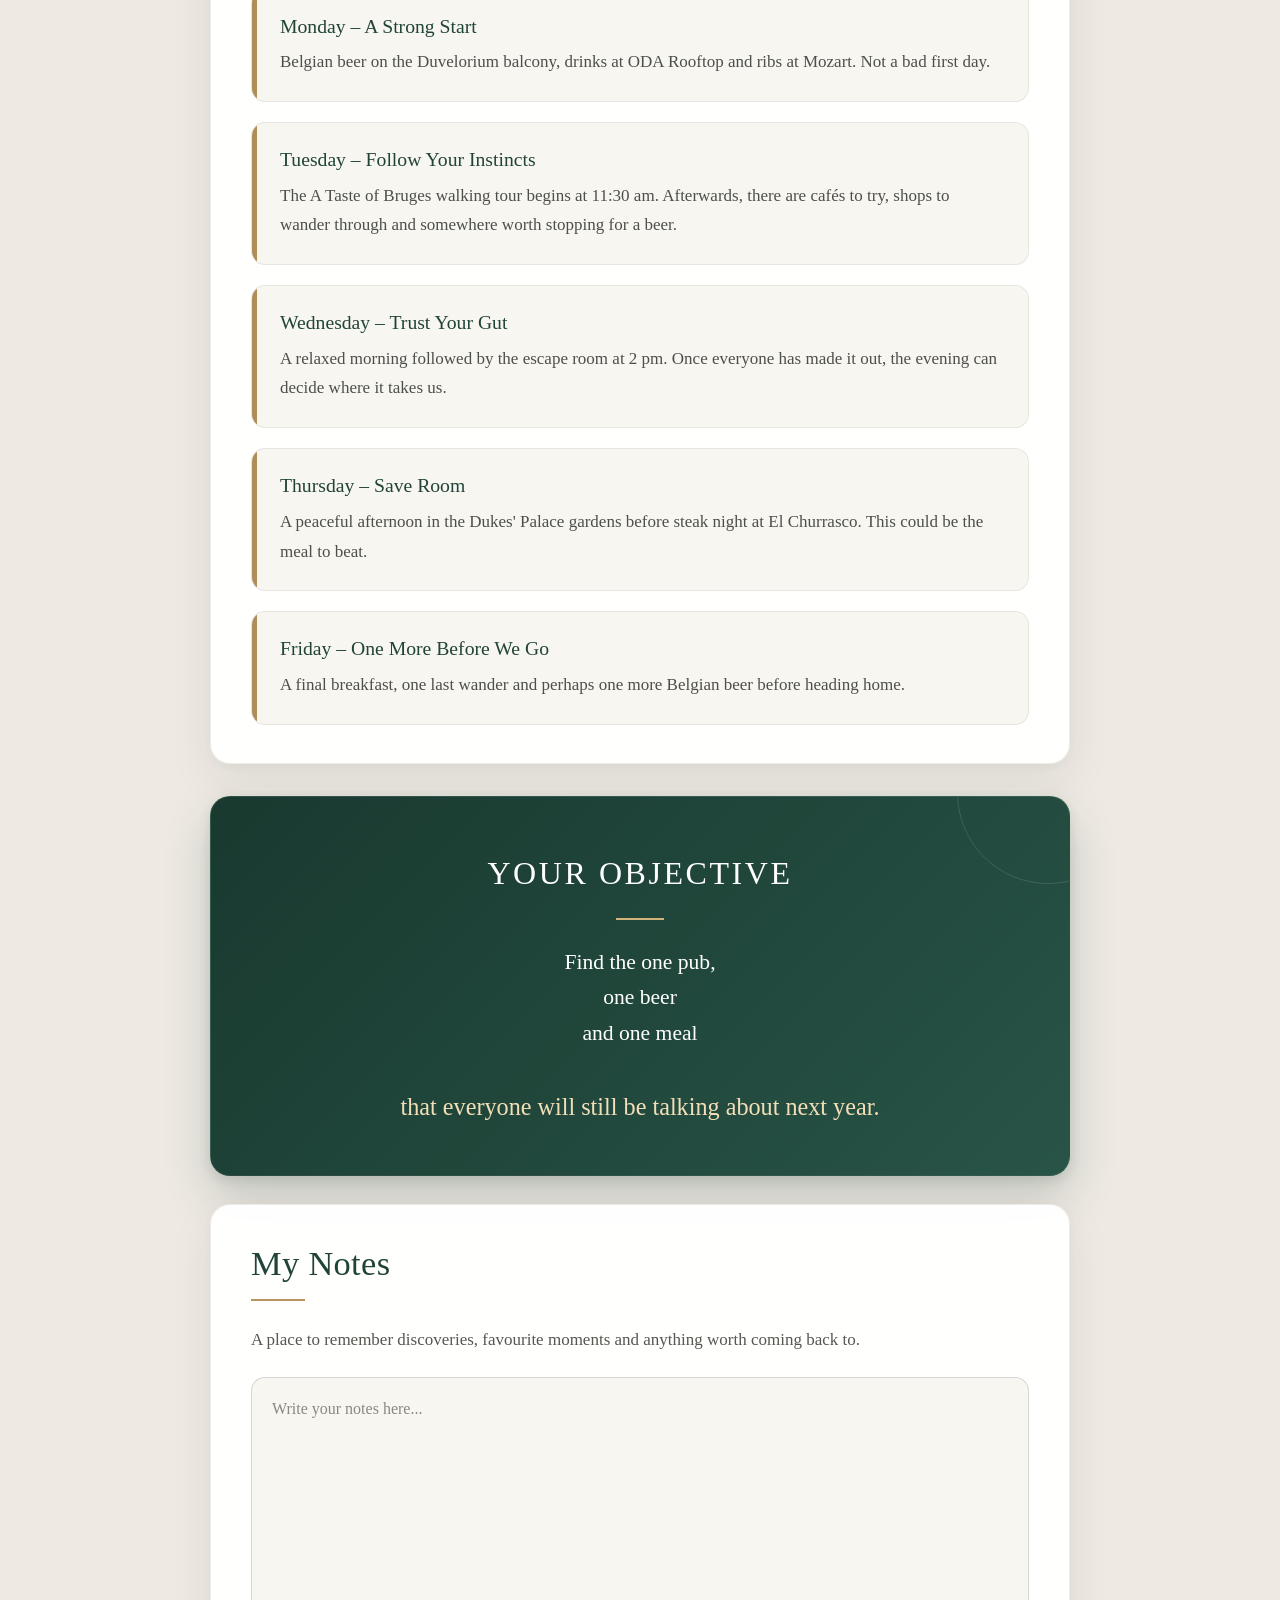
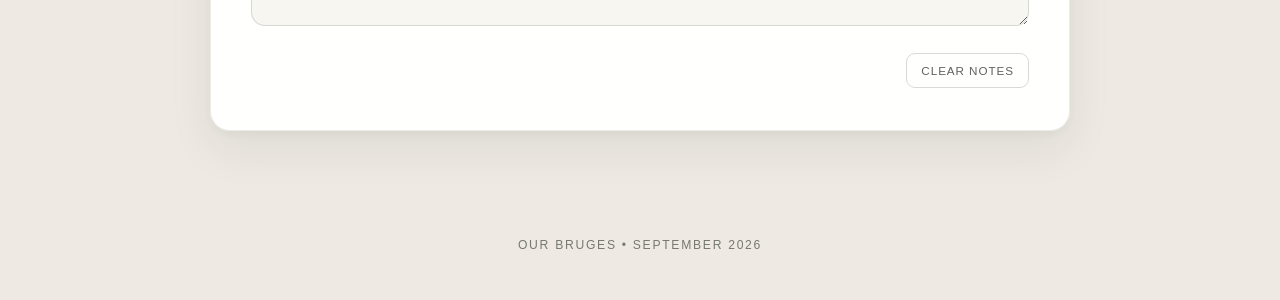
<file: paul.html>
<!DOCTYPE html>
<html lang="en">
<head>
    <meta charset="UTF-8">
    <meta name="viewport" content="width=device-width, initial-scale=1">
    <title>Paul | Our Bruges</title>
    <link rel="stylesheet" href="assets/style.css">
</head>

<body>

<header class="hero">
    <div>
        <h1>Welcome, Paul</h1>
        <p>Decision Maker</p>
    </div>
</header>

<main>

    <section class="card">
        <h2>A Week to Slow Down</h2>

        <p>Some people collect souvenirs. Others collect stories worth telling over a pint.</p>

        <p>The holiday doesn't begin when we cross into Belgium.</p>

        <p>It begins on Sunday evening, when everyone's together, the bags are packed and tomorrow's only job is getting to Bruges.</p>

        <p>From that point on, the only decisions left are the enjoyable ones.</p>

        <p>And if history is anything to go by, you'll probably be making quite a few of them.</p>
    </section>

    <section class="card">
        <h2>We've Got a Feeling...</h2>

        <p>Before the week is over, you'll probably have settled at least one debate, discovered a beer worth recommending and declared one restaurant the clear winner.</p>

        <p>You'll also almost certainly convince everyone to stay for “just one more”.</p>

        <p>We wouldn't expect anything less.</p>
    </section>

    <section class="card">
        <h2>Your Mission</h2>

        <ul>
            <li>Find the best Belgian beer.</li>
            <li>Find the longest tasting stick.</li>
            <li>Keep the group moving whenever a decision needs making.</li>
            <li>Officially declare when we've eaten the best meal of the trip.</li>
        </ul>
    </section>

    <section class="card">
        <h2>Your Week of Good Decisions</h2>

        <div class="day-card">
            <h3>Monday – A Strong Start</h3>
            <p>Belgian beer on the Duvelorium balcony, drinks at ODA Rooftop and ribs at Mozart. Not a bad first day.</p>
        </div>

        <div class="day-card">
            <h3>Tuesday – Follow Your Instincts</h3>
            <p>The A Taste of Bruges walking tour begins at 11:30 am. Afterwards, there are cafés to try, shops to wander through and somewhere worth stopping for a beer.</p>
        </div>

        <div class="day-card">
            <h3>Wednesday – Trust Your Gut</h3>
            <p>A relaxed morning followed by the escape room at 2 pm. Once everyone has made it out, the evening can decide where it takes us.</p>
        </div>

        <div class="day-card">
            <h3>Thursday – Save Room</h3>
            <p>A peaceful afternoon in the Dukes' Palace gardens before steak night at El Churrasco. This could be the meal to beat.</p>
        </div>

        <div class="day-card">
            <h3>Friday – One More Before We Go</h3>
            <p>A final breakfast, one last wander and perhaps one more Belgian beer before heading home.</p>
        </div>
    </section>

    <section class="highlight">
        <h2>Your Objective</h2>

        <p>
            Find the one pub,
            <br>
            one beer
            <br>
            and one meal
            <br><br>
            <strong>that everyone will still be talking about next year.</strong>
        </p>
    </section>

    <section class="card notes-card">
        <h2>My Notes</h2>

        <p class="notes-intro">
            A place to remember discoveries, favourite moments and anything worth coming back to.
        </p>

        <label class="visually-hidden" for="personal-notes">
            Paul's Bruges notes
        </label>

        <textarea
            id="personal-notes"
            class="notes-box"
            rows="8"
            placeholder="Write your notes here..."
        ></textarea>

        <div class="notes-actions">
            <span
                id="notes-status"
                class="notes-status"
                aria-live="polite"
            ></span>

            <button
                id="clear-notes"
                class="clear-notes"
                type="button"
            >
                Clear notes
            </button>
        </div>
    </section>

</main>

<footer>Our Bruges • September 2026</footer>

<script>
    const notesBox = document.getElementById("personal-notes");
    const clearButton = document.getElementById("clear-notes");
    const notesStatus = document.getElementById("notes-status");

    const storageKey = "our-bruges-paul-notes";

    notesBox.value = localStorage.getItem(storageKey) || "";

    let saveStatusTimer;

    notesBox.addEventListener("input", function () {
        localStorage.setItem(storageKey, notesBox.value);

        notesStatus.textContent = "Saved";

        clearTimeout(saveStatusTimer);

        saveStatusTimer = setTimeout(function () {
            notesStatus.textContent = "";
        }, 1500);
    });

    clearButton.addEventListener("click", function () {
        const confirmed = window.confirm("Clear all of your saved notes?");

        if (!confirmed) {
            return;
        }

        notesBox.value = "";
        localStorage.removeItem(storageKey);

        notesStatus.textContent = "Notes cleared";
        notesBox.focus();

        clearTimeout(saveStatusTimer);

        saveStatusTimer = setTimeout(function () {
            notesStatus.textContent = "";
        }, 1500);
    });
</script>

</body>
</html>
</file>
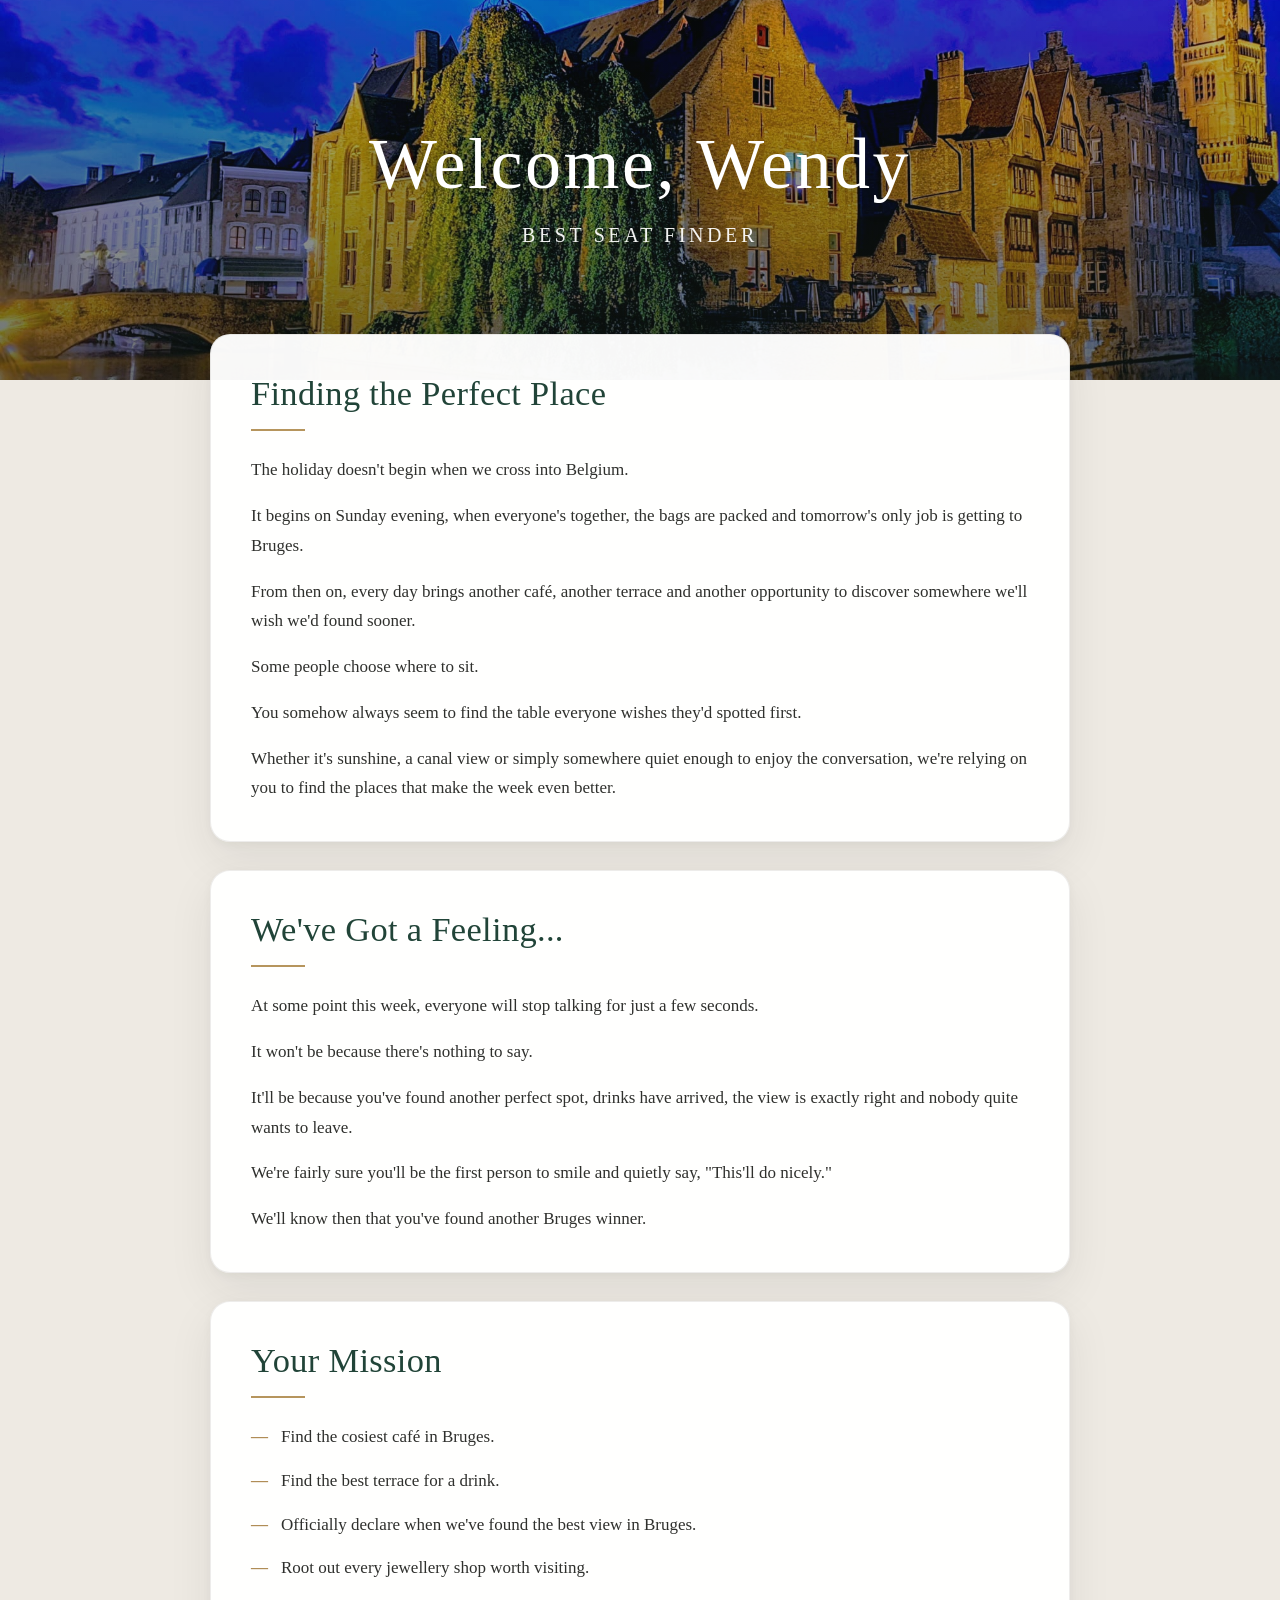
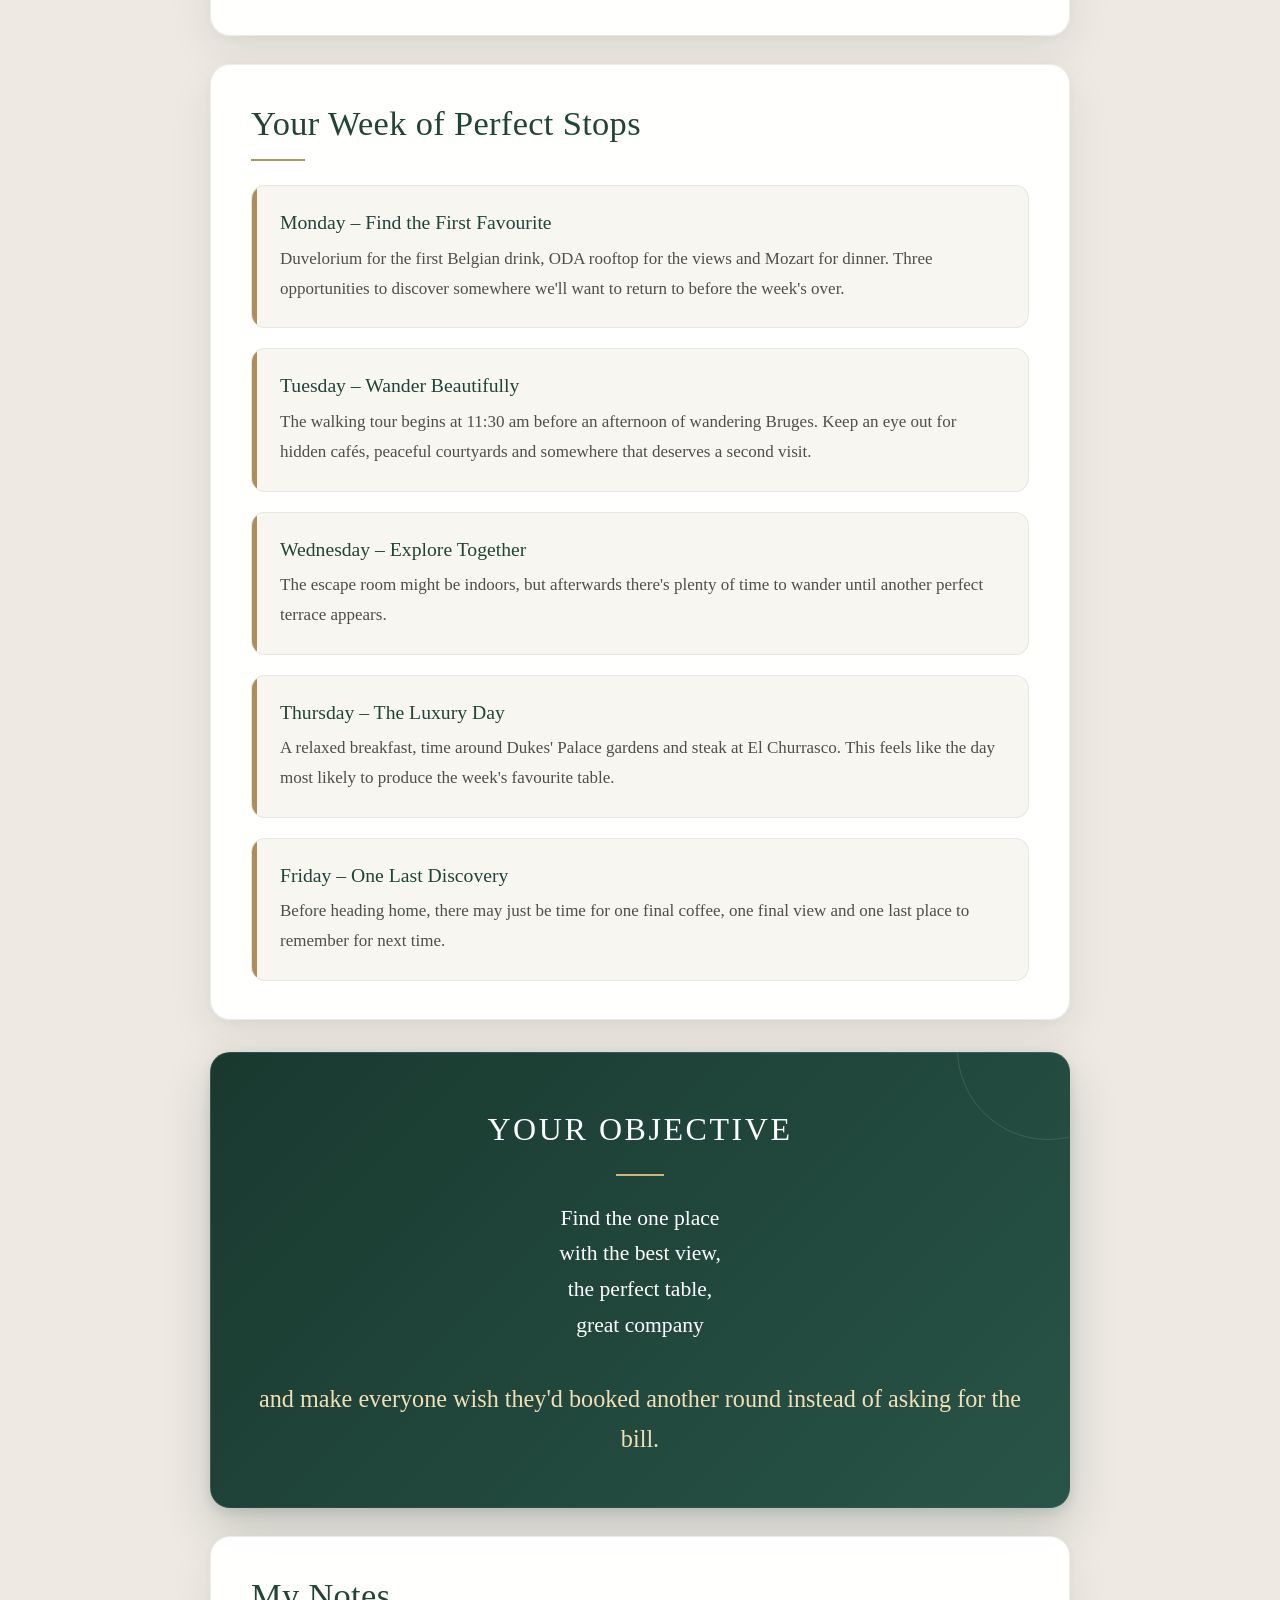
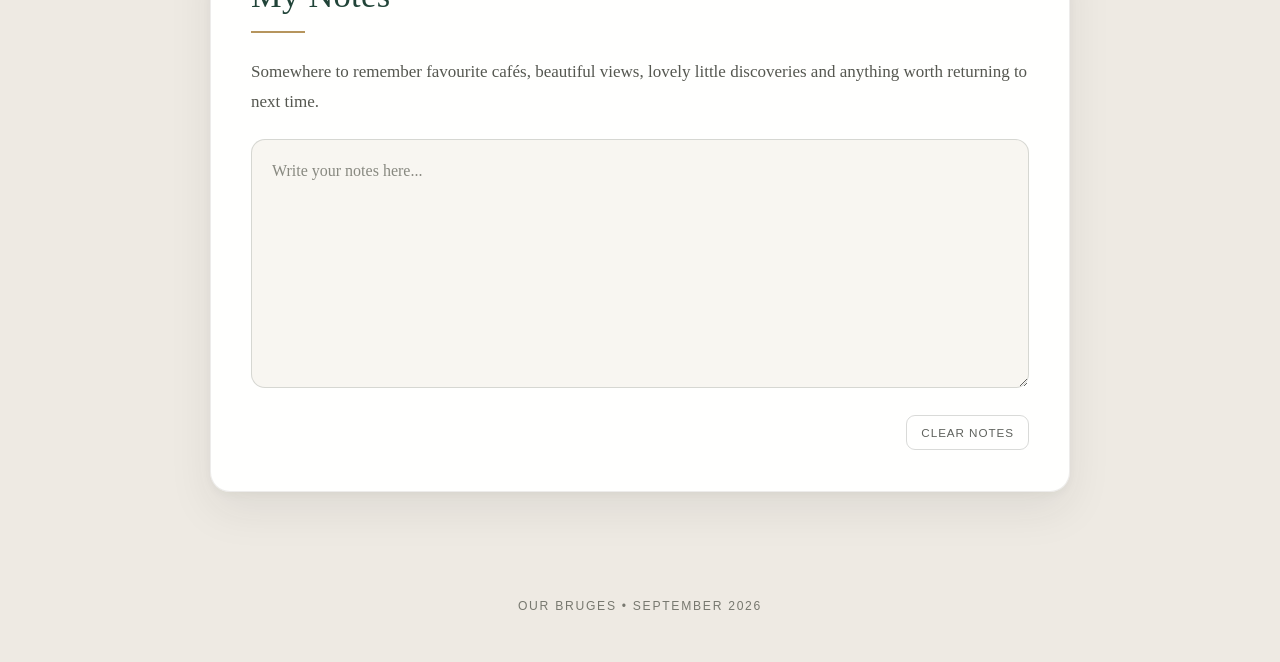
<file: wendy.html>
<!DOCTYPE html>
<html lang="en">
<head>
    <meta charset="UTF-8">
    <meta name="viewport" content="width=device-width, initial-scale=1">
    <title>Wendy | Our Bruges</title>
    <link rel="stylesheet" href="assets/style.css">
</head>

<body>

<header class="hero">
    <div>
        <h1>Welcome, Wendy</h1>
        <p>Best Seat Finder</p>
    </div>
</header>

<main>

    <section class="card">
        <h2>Finding the Perfect Place</h2>

        <p>The holiday doesn't begin when we cross into Belgium.</p>

        <p>It begins on Sunday evening, when everyone's together, the bags are packed and tomorrow's only job is getting to Bruges.</p>

        <p>From then on, every day brings another café, another terrace and another opportunity to discover somewhere we'll wish we'd found sooner.</p>

        <p>Some people choose where to sit.</p>

        <p>You somehow always seem to find the table everyone wishes they'd spotted first.</p>

        <p>Whether it's sunshine, a canal view or simply somewhere quiet enough to enjoy the conversation, we're relying on you to find the places that make the week even better.</p>
    </section>

    <section class="card">
        <h2>We've Got a Feeling...</h2>

        <p>At some point this week, everyone will stop talking for just a few seconds.</p>

        <p>It won't be because there's nothing to say.</p>

        <p>It'll be because you've found another perfect spot, drinks have arrived, the view is exactly right and nobody quite wants to leave.</p>

        <p>We're fairly sure you'll be the first person to smile and quietly say, "This'll do nicely."</p>

        <p>We'll know then that you've found another Bruges winner.</p>
    </section>

    <section class="card">
        <h2>Your Mission</h2>

        <ul>
            <li>Find the cosiest café in Bruges.</li>
            <li>Find the best terrace for a drink.</li>
            <li>Officially declare when we've found the best view in Bruges.</li>
            <li>Root out every jewellery shop worth visiting.</li>
        </ul>
    </section>

    <section class="card">
        <h2>Your Week of Perfect Stops</h2>

        <div class="day-card">
            <h3>Monday – Find the First Favourite</h3>
            <p>Duvelorium for the first Belgian drink, ODA rooftop for the views and Mozart for dinner. Three opportunities to discover somewhere we'll want to return to before the week's over.</p>
        </div>

        <div class="day-card">
            <h3>Tuesday – Wander Beautifully</h3>
            <p>The walking tour begins at 11:30 am before an afternoon of wandering Bruges. Keep an eye out for hidden cafés, peaceful courtyards and somewhere that deserves a second visit.</p>
        </div>

        <div class="day-card">
            <h3>Wednesday – Explore Together</h3>
            <p>The escape room might be indoors, but afterwards there's plenty of time to wander until another perfect terrace appears.</p>
        </div>

        <div class="day-card">
            <h3>Thursday – The Luxury Day</h3>
            <p>A relaxed breakfast, time around Dukes' Palace gardens and steak at El Churrasco. This feels like the day most likely to produce the week's favourite table.</p>
        </div>

        <div class="day-card">
            <h3>Friday – One Last Discovery</h3>
            <p>Before heading home, there may just be time for one final coffee, one final view and one last place to remember for next time.</p>
        </div>
    </section>

    <section class="highlight">
        <h2>Your Objective</h2>

        <p>
            Find the one place
            <br>
            with the best view,
            <br>
            the perfect table,
            <br>
            great company
            <br><br>
            <strong>and make everyone wish they'd booked another round instead of asking for the bill.</strong>
        </p>
    </section>

    <section class="card notes-card">
        <h2>My Notes</h2>

        <p class="notes-intro">
            Somewhere to remember favourite cafés, beautiful views, lovely little discoveries and anything worth returning to next time.
        </p>

        <label class="visually-hidden" for="personal-notes">
            Wendy's Bruges notes
        </label>

        <textarea
            id="personal-notes"
            class="notes-box"
            rows="8"
            placeholder="Write your notes here..."
        ></textarea>

        <div class="notes-actions">
            <span
                id="notes-status"
                class="notes-status"
                aria-live="polite"
            ></span>

            <button
                id="clear-notes"
                class="clear-notes"
                type="button"
            >
                Clear notes
            </button>
        </div>
    </section>

</main>

<footer>Our Bruges • September 2026</footer>

<script>
    const notesBox = document.getElementById("personal-notes");
    const clearButton = document.getElementById("clear-notes");
    const notesStatus = document.getElementById("notes-status");

    const storageKey = "our-bruges-wendy-notes";

    notesBox.value = localStorage.getItem(storageKey) || "";

    let saveStatusTimer;

    notesBox.addEventListener("input", function () {
        localStorage.setItem(storageKey, notesBox.value);

        notesStatus.textContent = "Saved";

        clearTimeout(saveStatusTimer);

        saveStatusTimer = setTimeout(function () {
            notesStatus.textContent = "";
        }, 1500);
    });

    clearButton.addEventListener("click", function () {
        const confirmed = window.confirm("Clear all of your saved notes?");

        if (!confirmed) {
            return;
        }

        notesBox.value = "";
        localStorage.removeItem(storageKey);

        notesStatus.textContent = "Notes cleared";
        notesBox.focus();

        clearTimeout(saveStatusTimer);

        saveStatusTimer = setTimeout(function () {
            notesStatus.textContent = "";
        }, 1500);
    });
</script>

</body>
</html>
</file>
<file: assets/style.css>
/* =========================================================
   OUR BRUGES
   Shared styling for all personalised pages
   ========================================================= */


/* ---------- Reset ---------- */

* {
    margin: 0;
    padding: 0;
    box-sizing: border-box;
}

html {
    scroll-behavior: smooth;
}

body {
    background: #eeeae3;
    color: #2f302d;
    font-family: Georgia, "Times New Roman", serif;
    font-size: 17px;
    line-height: 1.75;
    -webkit-font-smoothing: antialiased;
}


/* ---------- Hero ---------- */

.hero {
    min-height: 380px;
    padding: 48px 24px;
    display: flex;
    align-items: center;
    justify-content: center;
    text-align: center;

    background:
        linear-gradient(
            180deg,
            rgba(19, 27, 23, 0.28) 0%,
            rgba(19, 27, 23, 0.62) 100%
        ),
        url("hero.jpg");

    background-size: cover;
    background-position: center;
    color: #ffffff;
}

.hero > div {
    max-width: 760px;
}

.hero h1 {
    margin: 0;
    font-size: clamp(2.6rem, 7vw, 4.5rem);
    font-weight: 400;
    line-height: 1.05;
    letter-spacing: 0.035em;
    text-shadow: 0 3px 18px rgba(0, 0, 0, 0.3);
}

.hero p {
    margin-top: 16px;
    font-size: clamp(1rem, 2.5vw, 1.25rem);
    letter-spacing: 0.18em;
    text-transform: uppercase;
    opacity: 0.94;
}


/* ---------- Main Layout ---------- */

main {
    width: min(860px, calc(100% - 32px));
    margin: -46px auto 0;
    padding-bottom: 76px;
    position: relative;
    z-index: 2;
}


/* ---------- Standard Cards ---------- */

.card {
    position: relative;
    margin-bottom: 28px;
    padding: 38px 40px;

    background: rgba(255, 255, 255, 0.97);
    border: 1px solid rgba(78, 75, 65, 0.1);
    border-radius: 20px;

    box-shadow:
        0 18px 45px rgba(35, 42, 38, 0.08),
        0 3px 10px rgba(35, 42, 38, 0.04);
}

.card h2 {
    color: #214438;
    font-size: clamp(1.7rem, 4vw, 2.15rem);
    font-weight: 400;
    line-height: 1.2;
    letter-spacing: 0.01em;
}

.card h2::after {
    content: "";
    display: block;
    width: 54px;
    height: 2px;
    margin-top: 15px;
    margin-bottom: 24px;
    background: #b6955d;
}

.card h3 {
    color: #214438;
    font-size: 1.25rem;
    font-weight: 400;
}

.card p {
    margin-top: 16px;
}

.card p:first-of-type {
    margin-top: 0;
}

.card strong {
    color: #214438;
}

.card ul {
    list-style: none;
    margin-top: 8px;
}

.card li {
    position: relative;
    margin: 14px 0;
    padding-left: 30px;
}

.card li::before {
    content: "—";
    position: absolute;
    left: 0;
    top: 0;
    color: #b08d57;
    font-weight: 700;
}


/* ---------- Day Cards ---------- */

.day-card {
    position: relative;
    margin-top: 20px;
    padding: 24px 25px 24px 28px;

    background: #f8f6f1;
    border: 1px solid rgba(64, 73, 67, 0.09);
    border-radius: 14px;
    overflow: hidden;
}

.day-card::before {
    content: "";
    position: absolute;
    inset: 0 auto 0 0;
    width: 5px;
    background: #b08d57;
}

.day-card h3 {
    margin: 0 0 8px;
    color: #214438;
    font-size: 1.23rem;
    line-height: 1.3;
}

.day-card p {
    margin: 0;
    color: #4d4f4a;
}


/* ---------- Highlight Panel ---------- */

.highlight {
    position: relative;
    overflow: hidden;
    margin-top: 32px;
    margin-bottom: 28px;
    padding: 48px 36px;

    background:
        linear-gradient(
            135deg,
            #19392f 0%,
            #285447 100%
        );

    border: 1px solid rgba(255, 255, 255, 0.08);
    border-radius: 20px;
    color: #ffffff;
    text-align: center;

    box-shadow:
        0 22px 48px rgba(23, 57, 47, 0.2),
        0 4px 12px rgba(23, 57, 47, 0.12);
}

.highlight::before {
    content: "";
    position: absolute;
    width: 180px;
    height: 180px;
    top: -95px;
    right: -70px;
    border: 1px solid rgba(255, 255, 255, 0.12);
    border-radius: 50%;
}

.highlight h2 {
    color: #ffffff;
    font-size: clamp(1.6rem, 4vw, 2rem);
    font-weight: 400;
    letter-spacing: 0.08em;
    text-transform: uppercase;
}

.highlight h2::after {
    content: "";
    display: block;
    width: 48px;
    height: 2px;
    margin: 17px auto 25px;
    background: #d2b47b;
}

.highlight p {
    margin: 0;
    font-size: clamp(1.1rem, 3vw, 1.35rem);
    line-height: 1.65;
}

.highlight strong {
    color: #f3dfb7;
    font-size: 1.12em;
    font-weight: 400;
}


/* ---------- Notes ---------- */

.notes-intro {
    color: #555750;
}

.notes-box {
    width: 100%;
    min-height: 190px;
    margin-top: 22px;
    padding: 18px 20px;
    resize: vertical;

    background: #f8f6f1;
    border: 1px solid rgba(64, 73, 67, 0.18);
    border-radius: 14px;

    color: #2f302d;
    font-family: Georgia, "Times New Roman", serif;
    font-size: 1rem;
    line-height: 1.65;

    transition:
        border-color 0.2s ease,
        box-shadow 0.2s ease,
        background 0.2s ease;
}

.notes-box::placeholder {
    color: #888980;
}

.notes-box:focus {
    outline: none;
    background: #ffffff;
    border-color: rgba(176, 141, 87, 0.8);
    box-shadow: 0 0 0 4px rgba(176, 141, 87, 0.12);
}

.notes-actions {
    min-height: 42px;
    margin-top: 14px;
    display: flex;
    align-items: center;
    justify-content: space-between;
    gap: 18px;
}

.notes-status {
    color: #687069;
    font-family: Arial, Helvetica, sans-serif;
    font-size: 0.76rem;
    letter-spacing: 0.08em;
    text-transform: uppercase;
}

.clear-notes {
    padding: 10px 14px;

    background: transparent;
    border: 1px solid rgba(64, 73, 67, 0.2);
    border-radius: 9px;

    color: #5f625d;
    cursor: pointer;

    font-family: Arial, Helvetica, sans-serif;
    font-size: 0.73rem;
    letter-spacing: 0.08em;
    text-transform: uppercase;

    transition:
        background 0.2s ease,
        border-color 0.2s ease,
        color 0.2s ease;
}

.clear-notes:hover,
.clear-notes:focus {
    outline: none;
    background: #f3efe7;
    border-color: rgba(176, 141, 87, 0.55);
    color: #214438;
}

.visually-hidden {
    position: absolute;
    width: 1px;
    height: 1px;
    padding: 0;
    margin: -1px;
    overflow: hidden;
    clip: rect(0, 0, 0, 0);
    white-space: nowrap;
    border: 0;
}


/* ---------- Homepage Buttons ---------- */

.button {
    display: block;
    margin: 16px 0;
    padding: 22px 24px;

    background: #f8f6f1;
    border: 1px solid rgba(64, 73, 67, 0.1);
    border-radius: 14px;

    color: #30322e;
    text-decoration: none;

    box-shadow: 0 6px 18px rgba(35, 42, 38, 0.05);

    transition:
        transform 0.2s ease,
        box-shadow 0.2s ease,
        border-color 0.2s ease;
}

.button:hover,
.button:focus {
    transform: translateY(-2px);
    border-color: rgba(176, 141, 87, 0.45);
    box-shadow: 0 12px 26px rgba(35, 42, 38, 0.1);
}

.button strong {
    color: #214438;
    font-size: 1.2rem;
    font-weight: 400;
}

.button small {
    color: #77786f;
    font-family: Arial, Helvetica, sans-serif;
    font-size: 0.76rem;
    letter-spacing: 0.12em;
    text-transform: uppercase;
}


/* ---------- Footer ---------- */

footer {
    padding: 0 20px 44px;
    color: #77786f;
    font-family: Arial, Helvetica, sans-serif;
    font-size: 0.76rem;
    letter-spacing: 0.14em;
    text-align: center;
    text-transform: uppercase;
}


/* ---------- Selection ---------- */

::selection {
    background: #d9c296;
    color: #1f352e;
}


/* ---------- Mobile ---------- */

@media (max-width: 700px) {

    body {
        font-size: 16px;
    }

    .hero {
        min-height: 310px;
        padding: 40px 18px 68px;
        background-position: center;
    }

    .hero p {
        margin-top: 13px;
        letter-spacing: 0.14em;
    }

    main {
        width: min(100% - 22px, 860px);
        margin-top: -38px;
        padding-bottom: 54px;
    }

    .card {
        margin-bottom: 18px;
        padding: 28px 23px;
        border-radius: 17px;
    }

    .card h2::after {
        margin-bottom: 20px;
    }

    .day-card {
        margin-top: 15px;
        padding: 20px 19px 20px 23px;
    }

    .highlight {
        margin-top: 22px;
        margin-bottom: 18px;
        padding: 38px 23px;
        border-radius: 17px;
    }

    .notes-box {
        min-height: 175px;
        padding: 16px;
    }

}


/* ---------- Reduced Motion ---------- */

@media (prefers-reduced-motion: reduce) {

    html {
        scroll-behavior: auto;
    }

    .button,
    .notes-box,
    .clear-notes {
        transition: none;
    }

}
</file>
